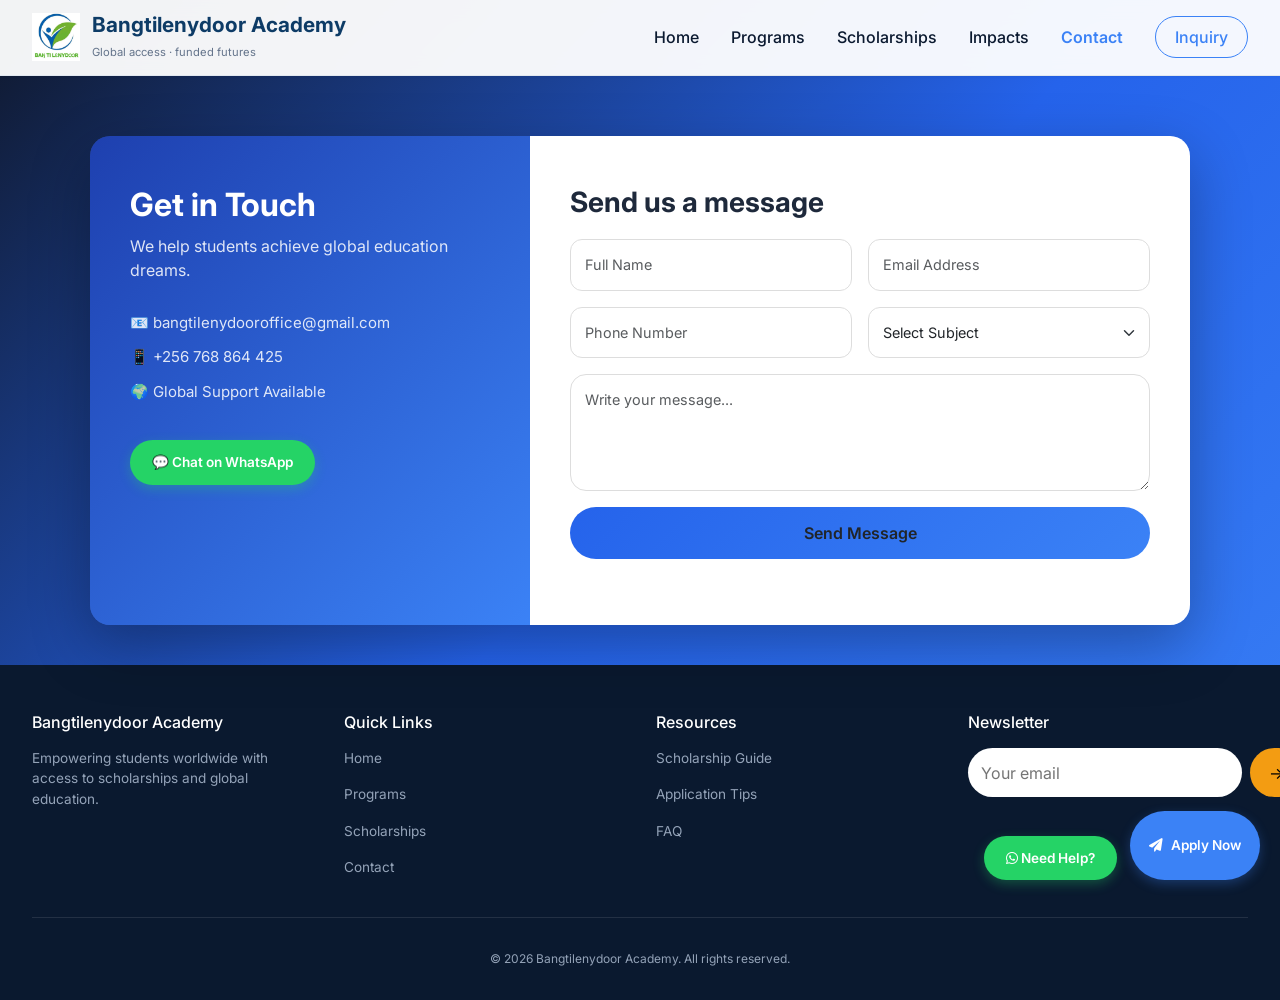
<file: contact.html>
<!DOCTYPE html>
<html lang="en">
<head>
<meta charset="UTF-8">
<meta name="viewport" content="width=device-width, initial-scale=1.0">
<title>Contact | Bangtilenydoor Academy</title>

  <!-- Favicon -->
  <link rel="icon" type="image/x-icon" href="favicon_io/logo.ico">
  <link rel="icon" type="image/png" sizes="32x32" href="favicon_io/favicon-32x32.png">
  <link rel="icon" type="image/png" sizes="16x16" href="favicon_io/favicon-16x16.png">
  <link rel="apple-touch-icon" sizes="180x180" href="favicon_io/apple-touch-icon.png">
  <link rel="manifest" href="favicon_io/site.webmanifest">

<link href="https://cdn.jsdelivr.net/npm/bootstrap@5.3.0/dist/css/bootstrap.min.css" rel="stylesheet">
<!-- Font Awesome -->
<link rel="stylesheet" href="https://cdnjs.cloudflare.com/ajax/libs/font-awesome/6.0.0-beta3/css/all.min.css">
<!-- Google Fonts -->
<link href="https://fonts.googleapis.com/css2?family=Inter:opsz,wght@14..32,300;14..32,400;14..32,600;14..32,700;14..32,800&display=swap" rel="stylesheet">
<!-- Custom CSS -->
<link rel="stylesheet" href="css/style.css">

<style>
/* Additional contact page styles - does NOT affect footer */
body {
  background: linear-gradient(135deg, #0f172a, #2563eb, #3b82f6);
  font-family: 'Inter', sans-serif;
  min-height: 100vh;
  margin: 0;
  padding: 0;
}

/* GLASS CONTAINER */
.wrapper {
  display: flex;
  align-items: center;
  justify-content: center;
  padding: 40px;
  margin-top: 20px;
}

.contact-box {
  display: flex;
  backdrop-filter: blur(15px);
  background: rgba(255,255,255,0.1);
  border-radius: 20px;
  overflow: hidden;
  max-width: 1100px;
  width: 100%;
  box-shadow: 0 20px 60px rgba(0,0,0,0.3);
}

/* LEFT PANEL */
.left-panel {
  background: linear-gradient(135deg, #1e40af, #3b82f6);
  color: #fff;
  padding: 50px 40px;
  width: 40%;
}

.left-panel h2 {
  font-weight: 700;
  margin-bottom: 10px;
}

.left-panel p {
  opacity: 0.85;
}

.info {
  margin-top: 30px;
}

.info p {
  margin: 12px 0;
  font-size: 15px;
}

.whatsapp-btn {
  margin-top: 25px;
  display: inline-block;
  background: #25D366;
  padding: 12px 22px;
  border-radius: 50px;
  color: #fff;
  text-decoration: none;
  font-weight: 600;
  transition: 0.3s;
}

.whatsapp-btn:hover {
  transform: translateY(-2px);
  box-shadow: 0 10px 25px rgba(0,0,0,0.2);
}

/* RIGHT PANEL */
.right-panel {
  padding: 50px 40px;
  width: 60%;
  background: #ffffff;
}

.right-panel h3 {
  font-weight: 700;
  margin-bottom: 20px;
}

/* INPUTS */
.form-control, .form-select {
  border-radius: 12px;
  padding: 14px;
  border: 1px solid #ddd;
  transition: 0.3s;
}

.form-control:focus, .form-select:focus {
  border-color: #2563eb;
  box-shadow: 0 0 0 0.2rem rgba(37,99,235,0.15);
}

/* BUTTON */
.btn-send {
  background: linear-gradient(135deg, #2563eb, #3b82f6);
  border: none;
  border-radius: 50px;
  padding: 14px;
  font-weight: 600;
  transition: 0.3s;
}

.btn-send:hover {
  transform: translateY(-2px);
  box-shadow: 0 10px 30px rgba(37,99,235,0.3);
}

/* RESPONSIVE */
@media(max-width: 768px) {
  .contact-box {
    flex-direction: column;
  }
  .left-panel, .right-panel {
    width: 100%;
  }
  .wrapper {
    padding: 20px;
    margin-top: 10px;
  }
}
</style>

</head>
<body>

<!-- ========== HEADER WITH MOBILE MENU ========== -->
<header class="header">
  <div class="nav-container">
    <div class="logo">
      <a href="index.html">
        <div class="logo-wrapper">
          <img src="assets/logo.png" alt="Bang-Ti-Lenydoor Academy Logo" class="logo-img" onerror="this.onerror=null; this.style.display='none'; this.nextElementSibling.style.display='flex';">
          <div class="logo-icon-fallback" style="display: none;">
            <i class="fas fa-graduation-cap"></i>
          </div>
          <div class="logo-text">
            <h1>Bangtilenydoor Academy</h1>
            <span>Global access · funded futures</span>
          </div>
        </div>
      </a>
    </div>
    <div class="mobile-toggle" id="mobileToggle">
      <i class="fas fa-bars"></i>
    </div>
    <div class="nav-links" id="navLinks">
      <a href="index.html">Home</a>
      <a href="programs.html">Programs</a>
      <a href="scholarships.html">Scholarships</a>
      <a href="impacts.html">Impacts</a>
      <a href="contact.html" class="active">Contact</a>
      <a href="inquiry.html" class="btn-outline-nav">Inquiry</a>
    </div>
  </div>
</header>

<!-- ========== STICKY CTA ========== -->
<div class="sticky-cta">
  <a href="https://wa.me/+256768864425" class="whatsapp-btn" target="_blank">
    <i class="fab fa-whatsapp"></i> Need Help?
  </a>
  <a href="inquiry.html" class="sticky-inquiry">
    <i class="fas fa-paper-plane"></i> Apply Now
  </a>
</div>

<div class="wrapper">
  <div class="contact-box">

    <!-- LEFT SIDE -->
    <div class="left-panel">
      <h2>Get in Touch</h2>
      <p>We help students achieve global education dreams.</p>

      <div class="info">
        <p>📧 bangtilenydooroffice@gmail.com</p>
        <p>📱 +256 768 864 425</p>
        <p>🌍 Global Support Available</p>
      </div>

      <a href="https://wa.me/256768864425" target="_blank" class="whatsapp-btn">
        💬 Chat on WhatsApp
      </a>
    </div>

    <!-- RIGHT SIDE - UPDATED FOR NETLIFY -->
    <div class="right-panel">
      <h3>Send us a message</h3>

      <form id="contactForm" name="contact" method="POST" data-netlify="true" netlify-honeypot="bot-field">
        <input type="hidden" name="form-name" value="contact">
        
        <div class="row g-3">

          <div class="col-md-6">
            <input type="text" name="name" id="contactName" class="form-control" placeholder="Full Name" required>
          </div>

          <div class="col-md-6">
            <input type="email" name="email" id="contactEmail" class="form-control" placeholder="Email Address" required>
          </div>

          <div class="col-md-6">
            <input type="tel" name="phone" id="contactPhone" class="form-control" placeholder="Phone Number">
          </div>

          <div class="col-md-6">
            <select name="subject" id="contactSubject" class="form-select">
              <option value="">Select Subject</option>
              <option value="scholarship">Scholarship</option>
              <option value="admission">Admission</option>
              <option value="support">Support</option>
            </select>
          </div>

          <div class="col-12">
            <textarea name="message" id="contactMessage" class="form-control" rows="4" placeholder="Write your message..." required></textarea>
          </div>

          <div class="col-12">
            <button type="submit" class="btn btn-send w-100">
              Send Message
            </button>
          </div>

          <div id="contactFeedback" class="text-center mt-3"></div>

        </div>
      </form>
    </div>

  </div>
</div>

<!-- FOOTER - Dark Blue Theme (from style.css) -->
<footer class="footer">
  <div class="container">
    <div class="footer-grid">
      <div>
        <h4>Bangtilenydoor Academy</h4>
        <p style="margin-top: 1rem;">Empowering students worldwide with access to scholarships and global education.</p>
      </div>
      <div>
        <h4>Quick Links</h4>
        <div class="footer-links">
          <a href="index.html">Home</a>
          <a href="programs.html">Programs</a>
          <a href="scholarships.html">Scholarships</a>
          <a href="contact.html">Contact</a>
        </div>
      </div>
      <div>
        <h4>Resources</h4>
        <div class="footer-links">
          <a href="#">Scholarship Guide</a>
          <a href="#">Application Tips</a>
          <a href="#">FAQ</a>
        </div>
      </div>
      <div>
        <h4>Newsletter</h4>
        <form id="newsletterForm" name="newsletter" method="POST" data-netlify="true" netlify-honeypot="bot-field" style="display: flex; gap: 0.5rem; margin-top: 1rem;">
          <input type="hidden" name="form-name" value="newsletter">
          <input type="email" name="email" id="newsEmail" placeholder="Your email" style="padding: 0.8rem; border-radius: 30px; border: none; flex: 1;" required>
          <button type="submit" style="background: #f39c12; border: none; padding: 0.8rem 1.2rem; border-radius: 30px;">→</button>
        </form>
        <div id="newsMsg" style="margin-top: 0.5rem;"></div>
      </div>
    </div>
    <div class="copyright">© 2026 Bangtilenydoor Academy. All rights reserved.</div>
  </div>
</footer>

<script src="https://cdn.jsdelivr.net/npm/bootstrap@5.3.0/dist/js/bootstrap.bundle.min.js"></script>
<script src="js/main.js"></script>

</body>
</html>
</file>
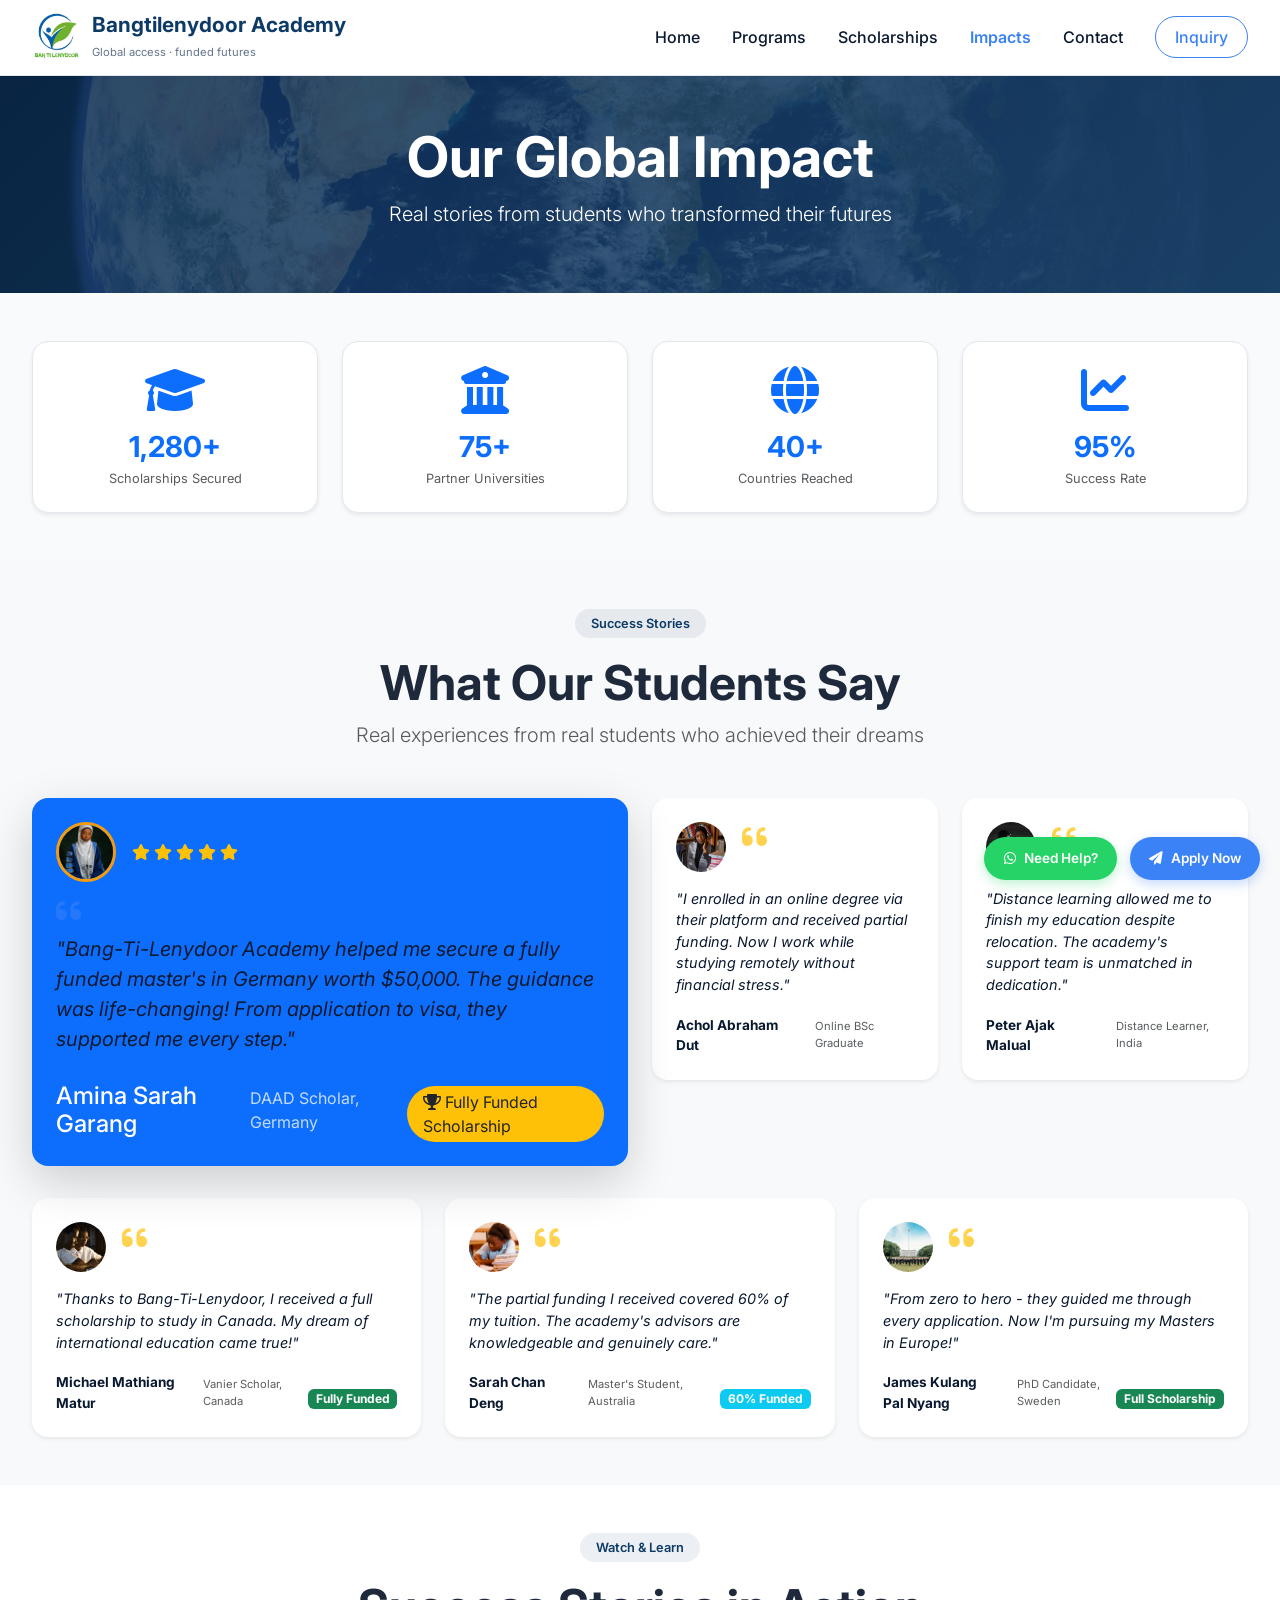
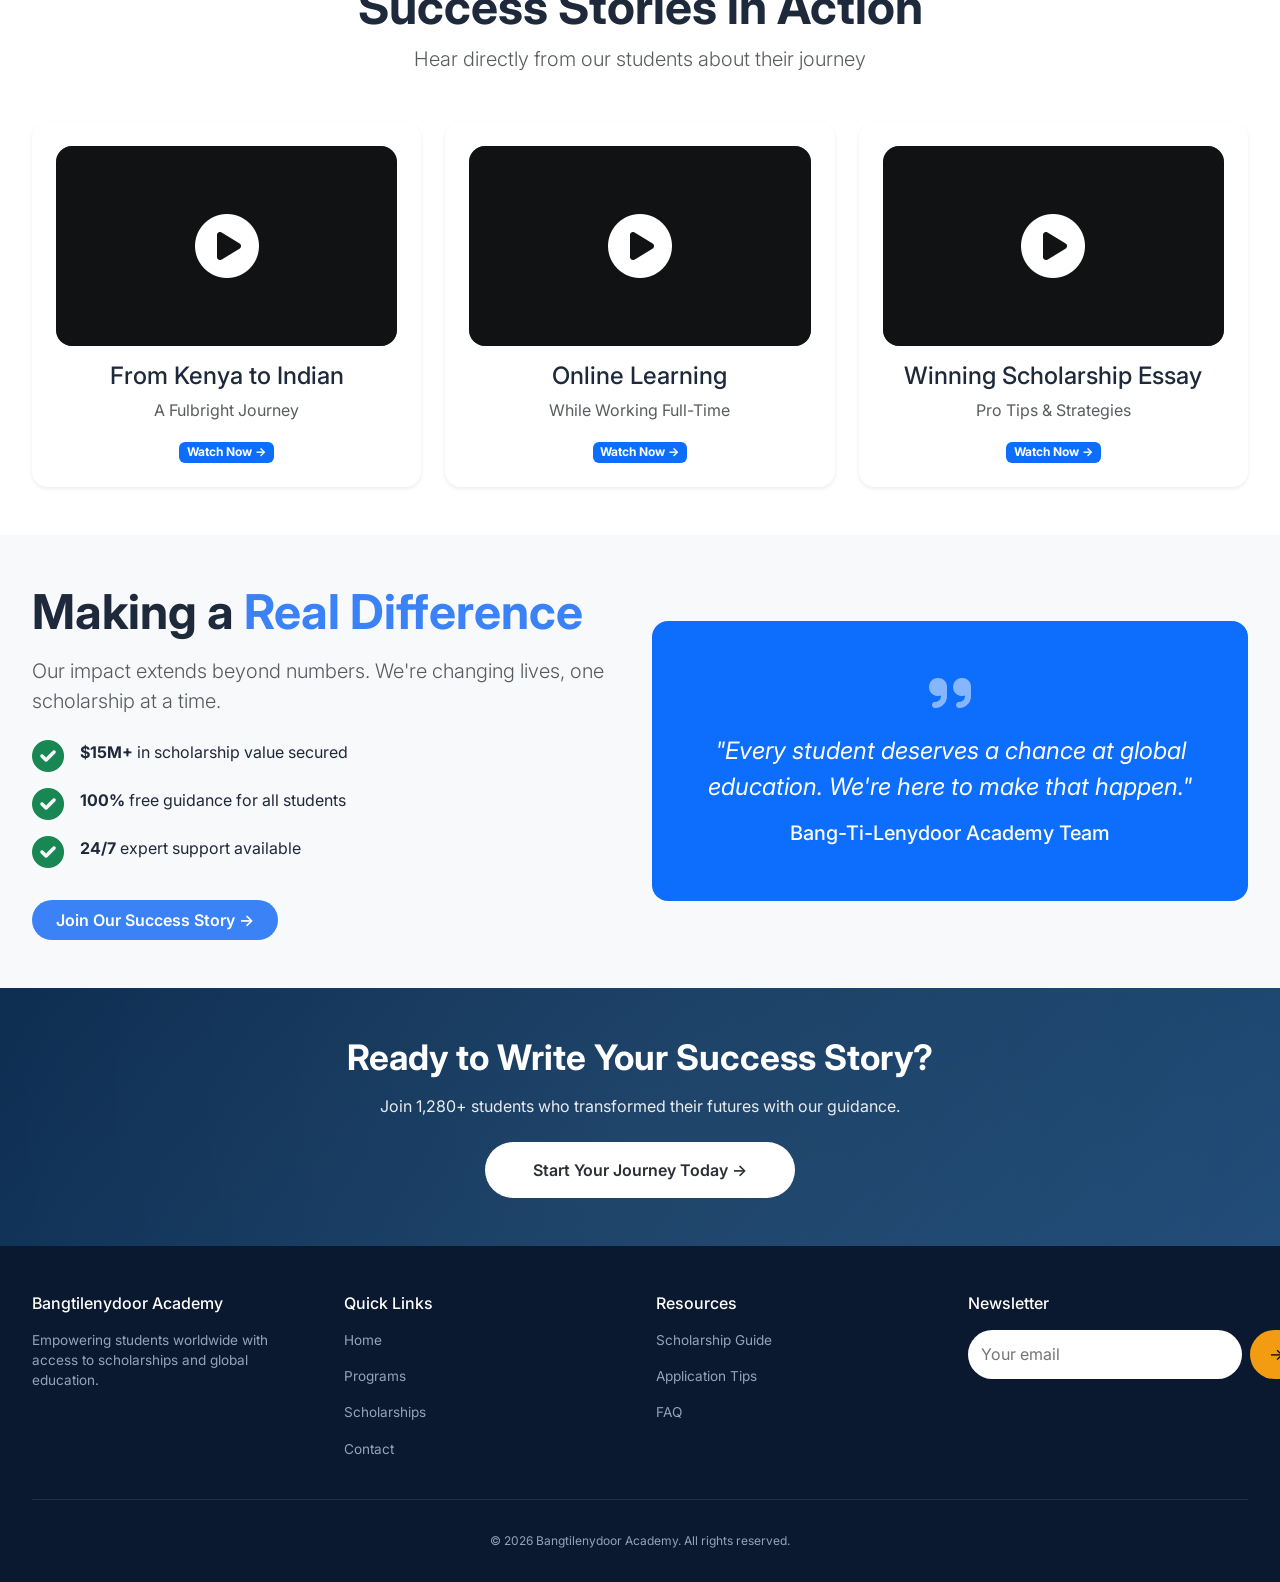
<file: impacts.html>
<!DOCTYPE html>
<html lang="en">
<head>
  <meta charset="UTF-8">
  <meta name="viewport" content="width=device-width, initial-scale=1.0">
  <title>Impacts | Bangtilenydoor Academy - Student Success Stories</title>
  <meta name="description" content="Read success stories from students who secured scholarships and transformed their lives with Bangtilenydoor Academy.">

  <!-- ============================================
  FAVICON FOR ALL DEVICES
  ============================================ -->
  <link rel="icon" type="image/x-icon" href="favicon_io/logo.ico">
  <link rel="icon" type="image/png" sizes="32x32" href="favicon_io/favicon-32x32.png">
  <link rel="icon" type="image/png" sizes="16x16" href="favicon_io/favicon-16x16.png">
  <link rel="apple-touch-icon" sizes="180x180" href="favicon_io/apple-touch-icon.png">
  <link rel="manifest" href="favicon_io/site.webmanifest">
  
  <!-- Bootstrap CSS -->
  <link href="https://cdn.jsdelivr.net/npm/bootstrap@5.3.0/dist/css/bootstrap.min.css" rel="stylesheet">
  <!-- Font Awesome -->
  <link rel="stylesheet" href="https://cdnjs.cloudflare.com/ajax/libs/font-awesome/6.0.0-beta3/css/all.min.css">
  <!-- Google Fonts -->
  <link href="https://fonts.googleapis.com/css2?family=Inter:opsz,wght@14..32,300;14..32,400;14..32,600;14..32,700;14..32,800&display=swap" rel="stylesheet">
  <!-- Custom CSS -->
  <link rel="stylesheet" href="css/style.css">
</head>
<body>

<!-- Sticky CTA + WhatsApp -->
<div class="sticky-cta">
  <a href="https://wa.me/+256768864425" class="whatsapp-btn" target="_blank">
    <i class="fab fa-whatsapp"></i> Need Help?
  </a>
  <a href="inquiry.html" class="sticky-inquiry">
    <i class="fas fa-paper-plane"></i> Apply Now
  </a>
</div>

<header class="header">
  <div class="nav-container">
    <div class="logo">
      <a href="index.html">
        <div class="logo-wrapper">
          <img src="assets/logo.png" alt="Bangtilenydoor Academy Logo" class="logo-img" onerror="this.onerror=null; this.style.display='none'; this.nextElementSibling.style.display='flex';">
          <div class="logo-icon-fallback" style="display: none;">
            <i class="fas fa-graduation-cap"></i>
          </div>
          <div class="logo-text">
            <h1>Bangtilenydoor Academy</h1>
            <span>Global access · funded futures</span>
          </div>
        </div>
      </a>
    </div>
    <div class="mobile-toggle" id="mobileToggle">
      <i class="fas fa-bars"></i>
    </div>
    <div class="nav-links" id="navLinks">
      <a href="index.html">Home</a>
      <a href="programs.html">Programs</a>
      <a href="scholarships.html">Scholarships</a>
      <a href="impacts.html" class="active">Impacts</a>
      <a href="contact.html">Contact</a>
      <a href="inquiry.html" class="btn-outline-nav">Inquiry</a>
    </div>
  </div>
</header>

<main>
  <!-- Page Header with Background Image -->
  <section class="page-header py-5" style="background: linear-gradient(135deg, rgba(10,43,78,0.85), rgba(30,74,118,0.85)), url('assets/back1.jpg'); background-size: cover; background-position: center; color: white;">
    <div class="container text-center">
      <h1 class="display-4 fw-bold">Our Global Impact</h1>
      <p class="lead">Real stories from students who transformed their futures</p>
    </div>
  </section>

  <!-- Impact Stats Section -->
  <section class="impact-stats-section py-5">
    <div class="container">
      <div class="row g-4 text-center">
        <div class="col-md-3 col-6">
          <div class="stat-card bg-white p-4 rounded-4 shadow-sm">
            <i class="fas fa-graduation-cap fa-3x text-primary mb-3"></i>
            <div class="stat-number display-4 fw-bold text-primary">1,280+</div>
            <div class="stat-label text-muted">Scholarships Secured</div>
          </div>
        </div>
        <div class="col-md-3 col-6">
          <div class="stat-card bg-white p-4 rounded-4 shadow-sm">
            <i class="fas fa-university fa-3x text-primary mb-3"></i>
            <div class="stat-number display-4 fw-bold text-primary">75+</div>
            <div class="stat-label text-muted">Partner Universities</div>
          </div>
        </div>
        <div class="col-md-3 col-6">
          <div class="stat-card bg-white p-4 rounded-4 shadow-sm">
            <i class="fas fa-globe fa-3x text-primary mb-3"></i>
            <div class="stat-number display-4 fw-bold text-primary">40+</div>
            <div class="stat-label text-muted">Countries Reached</div>
          </div>
        </div>
        <div class="col-md-3 col-6">
          <div class="stat-card bg-white p-4 rounded-4 shadow-sm">
            <i class="fas fa-chart-line fa-3x text-primary mb-3"></i>
            <div class="stat-number display-4 fw-bold text-primary">95%</div>
            <div class="stat-label text-muted">Success Rate</div>
          </div>
        </div>
      </div>
    </div>
  </section>

  <!-- Testimonials Section -->
  <section class="testimonials-section py-5 bg-light">
    <div class="container">
      <div class="text-center mb-5">
        <span class="section-badge">Success Stories</span>
        <h2 class="display-5 fw-bold">What Our Students Say</h2>
        <p class="lead text-muted">Real experiences from real students who achieved their dreams</p>
      </div>

      <div class="row g-4">
        <!-- Featured Testimonial -->
        <div class="col-lg-6">
          <div class="testimonial-card featured bg-primary text-white p-4 rounded-4 shadow-lg h-100 position-relative overflow-hidden">
            <div class="d-flex align-items-center gap-3 mb-3">
              <div class="student-avatar" style="width: 60px; height: 60px; border-radius: 50%; overflow: hidden; border: 3px solid #f39c12;">
                <img src="assets/stud4.jpg" alt="Amina Sarah Garang" style="width: 100%; height: 100%; object-fit: cover;" onerror="this.src='https://randomuser.me/api/portraits/women/68.jpg'">
              </div>
              <div>
                <i class="fas fa-star text-warning"></i>
                <i class="fas fa-star text-warning"></i>
                <i class="fas fa-star text-warning"></i>
                <i class="fas fa-star text-warning"></i>
                <i class="fas fa-star text-warning"></i>
              </div>
            </div>
            <i class="fas fa-quote-left fa-2x opacity-50 mb-2"></i>
            <p class="fs-5">"Bang-Ti-Lenydoor Academy helped me secure a fully funded master's in Germany worth $50,000. The guidance was life-changing! From application to visa, they supported me every step."</p>
            <div class="testimonial-author mt-4">
              <h4 class="mb-0">Amina Sarah Garang</h4>
              <span class="opacity-75">DAAD Scholar, Germany</span>
              <div class="achievement-badge bg-warning text-dark d-inline-block mt-2 px-3 py-1 rounded-pill">
                <i class="fas fa-trophy"></i> Fully Funded Scholarship
              </div>
            </div>
          </div>
        </div>

        <div class="col-lg-6">
          <div class="row g-4">
            <div class="col-md-6">
              <div class="testimonial-card bg-white p-4 rounded-4 shadow-sm h-100">
                <div class="d-flex align-items-center gap-3 mb-3">
                  <div class="student-avatar" style="width: 50px; height: 50px; border-radius: 50%; overflow: hidden;">
                    <img src="assets/stud3.jpg" alt="Chol Abraham Dut" style="width: 100%; height: 100%; object-fit: cover;" onerror="this.src='https://randomuser.me/api/portraits/men/32.jpg'">
                  </div>
                  <i class="fas fa-quote-left fa-2x text-warning"></i>
                </div>
                <p>"I enrolled in an online degree via their platform and received partial funding. Now I work while studying remotely without financial stress."</p>
                <div class="testimonial-author mt-3">
                  <strong>Achol Abraham Dut</strong><br>
                  <small class="text-muted">Online BSc Graduate</small>
                </div>
              </div>
            </div>
            <div class="col-md-6">
              <div class="testimonial-card bg-white p-4 rounded-4 shadow-sm h-100">
                <div class="d-flex align-items-center gap-3 mb-3">
                  <div class="student-avatar" style="width: 50px; height: 50px; border-radius: 50%; overflow: hidden;">
                    <img src="assets/stud5.jpg" alt="Peter Ajak malual" style="width: 100%; height: 100%; object-fit: cover;" onerror="this.src='https://randomuser.me/api/portraits/men/45.jpg'">
                  </div>
                  <i class="fas fa-quote-left fa-2x text-warning"></i>
                </div>
                <p>"Distance learning allowed me to finish my education despite relocation. The academy's support team is unmatched in dedication."</p>
                <div class="testimonial-author mt-3">
                  <strong>Peter Ajak Malual</strong><br>
                  <small class="text-muted">Distance Learner, India</small>
                </div>
              </div>
            </div>
          </div>
        </div>
      </div>

      <!-- More Testimonials Grid -->
      <div class="row g-4 mt-2">
        <div class="col-md-4">
          <div class="testimonial-card bg-white p-4 rounded-4 shadow-sm h-100">
            <div class="d-flex align-items-center gap-3 mb-3">
              <div class="student-avatar" style="width: 50px; height: 50px; border-radius: 50%; overflow: hidden;">
                <img src="assets/stud6.jpg" alt="Michael Mathiang Matur" style="width: 100%; height: 100%; object-fit: cover;" onerror="this.src='https://randomuser.me/api/portraits/men/52.jpg'">
              </div>
              <i class="fas fa-quote-left fa-2x text-warning"></i>
            </div>
            <p>"Thanks to Bang-Ti-Lenydoor, I received a full scholarship to study in Canada. My dream of international education came true!"</p>
            <div class="testimonial-author mt-3">
              <strong>Michael Mathiang Matur</strong><br>
              <small class="text-muted">Vanier Scholar, Canada</small>
              <div class="mt-2"><span class="badge bg-success">Fully Funded</span></div>
            </div>
          </div>
        </div>
        <div class="col-md-4">
          <div class="testimonial-card bg-white p-4 rounded-4 shadow-sm h-100">
            <div class="d-flex align-items-center gap-3 mb-3">
              <div class="student-avatar" style="width: 50px; height: 50px; border-radius: 50%; overflow: hidden;">
                <img src="assets/stud2.jpg" alt="Sarah Chan Deng" style="width: 100%; height: 100%; object-fit: cover;" onerror="this.src='https://randomuser.me/api/portraits/women/89.jpg'">
              </div>
              <i class="fas fa-quote-left fa-2x text-warning"></i>
            </div>
            <p>"The partial funding I received covered 60% of my tuition. The academy's advisors are knowledgeable and genuinely care."</p>
            <div class="testimonial-author mt-3">
              <strong>Sarah Chan Deng</strong><br>
              <small class="text-muted">Master's Student, Australia</small>
              <div class="mt-2"><span class="badge bg-info">60% Funded</span></div>
            </div>
          </div>
        </div>
        <div class="col-md-4">
          <div class="testimonial-card bg-white p-4 rounded-4 shadow-sm h-100">
            <div class="d-flex align-items-center gap-3 mb-3">
              <div class="student-avatar" style="width: 50px; height: 50px; border-radius: 50%; overflow: hidden;">
                <img src="assets/stud1.jpg" alt="James Kulang Pal Nyang" style="width: 100%; height: 100%; object-fit: cover;" onerror="this.src='https://randomuser.me/api/portraits/men/55.jpg'">
              </div>
              <i class="fas fa-quote-left fa-2x text-warning"></i>
            </div>
            <p>"From zero to hero - they guided me through every application. Now I'm pursuing my Masters in Europe!"</p>
            <div class="testimonial-author mt-3">
              <strong>James Kulang Pal Nyang</strong><br>
              <small class="text-muted">PhD Candidate, Sweden</small>
              <div class="mt-2"><span class="badge bg-success">Full Scholarship</span></div>
            </div>
          </div>
        </div>
      </div>
    </div>
  </section>

  <!-- Video Testimonials Section -->
  <section class="video-testimonials py-5">
    <div class="container">
      <div class="text-center mb-5">
        <span class="section-badge">Watch & Learn</span>
        <h2 class="display-5 fw-bold">Success Stories in Action</h2>
        <p class="lead text-muted">Hear directly from our students about their journey</p>
      </div>
      <div class="row g-4">
        <div class="col-md-4">
          <div class="video-card bg-white p-4 rounded-4 shadow-sm text-center h-100">
            <div class="video-placeholder bg-dark rounded-4 position-relative overflow-hidden" style="height: 200px;">
              <i class="fas fa-play-circle fa-4x text-white position-absolute top-50 start-50 translate-middle"></i>
              <div class="video-overlay bg-black bg-opacity-50 w-100 h-100"></div>
            </div>
            <h4 class="mt-3">From Kenya to Indian</h4>
            <p class="text-muted">A Fulbright Journey</p>
            <span class="badge bg-primary">Watch Now →</span>
          </div>
        </div>
        <div class="col-md-4">
          <div class="video-card bg-white p-4 rounded-4 shadow-sm text-center h-100">
            <div class="video-placeholder bg-dark rounded-4 position-relative overflow-hidden" style="height: 200px;">
              <i class="fas fa-play-circle fa-4x text-white position-absolute top-50 start-50 translate-middle"></i>
              <div class="video-overlay bg-black bg-opacity-50 w-100 h-100"></div>
            </div>
            <h4 class="mt-3">Online Learning</h4>
            <p class="text-muted">While Working Full-Time</p>
            <span class="badge bg-primary">Watch Now →</span>
          </div>
        </div>
        <div class="col-md-4">
          <div class="video-card bg-white p-4 rounded-4 shadow-sm text-center h-100">
            <div class="video-placeholder bg-dark rounded-4 position-relative overflow-hidden" style="height: 200px;">
              <i class="fas fa-play-circle fa-4x text-white position-absolute top-50 start-50 translate-middle"></i>
              <div class="video-overlay bg-black bg-opacity-50 w-100 h-100"></div>
            </div>
            <h4 class="mt-3">Winning Scholarship Essay</h4>
            <p class="text-muted">Pro Tips & Strategies</p>
            <span class="badge bg-primary">Watch Now →</span>
          </div>
        </div>
      </div>
    </div>
  </section>

  <!-- Impact Numbers Section -->
  <section class="impact-numbers py-5 bg-light">
    <div class="container">
      <div class="row align-items-center g-4">
        <div class="col-lg-6">
          <h2 class="display-5 fw-bold mb-3">Making a <span class="highlight">Real Difference</span></h2>
          <p class="lead text-muted">Our impact extends beyond numbers. We're changing lives, one scholarship at a time.</p>
          <ul class="list-unstyled mt-4">
            <li class="mb-3 d-flex gap-3"><i class="fas fa-check-circle text-success fa-2x"></i> <span><strong>$15M+</strong> in scholarship value secured</span></li>
            <li class="mb-3 d-flex gap-3"><i class="fas fa-check-circle text-success fa-2x"></i> <span><strong>100%</strong> free guidance for all students</span></li>
            <li class="mb-3 d-flex gap-3"><i class="fas fa-check-circle text-success fa-2x"></i> <span><strong>24/7</strong> expert support available</span></li>
          </ul>
          <a href="inquiry.html" class="btn-primary rounded-pill px-4 py-2 d-inline-block mt-3">Join Our Success Story →</a>
        </div>
        <div class="col-lg-6">
          <div class="impact-quote bg-primary text-white p-5 rounded-4 text-center">
            <i class="fas fa-quote-right fa-3x opacity-50 mb-3"></i>
            <p class="fs-4 fst-italic">"Every student deserves a chance at global education. We're here to make that happen."</p>
            <h5 class="mt-3">Bang-Ti-Lenydoor Academy Team</h5>
          </div>
        </div>
      </div>
    </div>
  </section>

  <!-- CTA Section -->
  <section class="cta-section py-5" style="background: linear-gradient(135deg, #0a2b4e, #1e4a76); color: white;">
    <div class="container text-center">
      <h2 class="mb-3">Ready to Write Your Success Story?</h2>
      <p class="mb-4">Join 1,280+ students who transformed their futures with our guidance.</p>
      <a href="inquiry.html" class="btn-primary bg-white text-dark rounded-pill px-5 py-3">Start Your Journey Today →</a>
    </div>
  </section>
</main>

<!-- Footer -->
<footer class="footer">
  <div class="container">
    <div class="footer-grid">
      <div>
        <h4>Bangtilenydoor Academy</h4>
        <p style="margin-top: 1rem;">Empowering students worldwide with access to scholarships and global education.</p>
      </div>
      <div>
        <h4>Quick Links</h4>
        <div class="footer-links">
          <a href="index.html">Home</a>
          <a href="programs.html">Programs</a>
          <a href="scholarships.html">Scholarships</a>
          <a href="contact.html">Contact</a>
        </div>
      </div>
      <div>
        <h4>Resources</h4>
        <div class="footer-links">
          <a href="#">Scholarship Guide</a>
          <a href="#">Application Tips</a>
          <a href="#">FAQ</a>
        </div>
      </div>
      <div>
        <h4>Newsletter</h4>
        <form name="newsletter" method="POST" data-netlify="true">
          <input type="hidden" name="form-name" value="newsletter">
          <div style="display: flex; gap: 0.5rem; margin-top: 1rem;">
            <input type="email" name="email" placeholder="Your email" style="padding: 0.8rem; border-radius: 30px; border: none; flex: 1;" required>
            <button type="submit" style="background: #f39c12; border: none; padding: 0.8rem 1.2rem; border-radius: 30px;">→</button>
          </div>
        </form>
      </div>
    </div>
    <div class="copyright">© 2026 Bangtilenydoor Academy. All rights reserved.</div>
  </div>
</footer>

<script src="https://cdn.jsdelivr.net/npm/bootstrap@5.3.0/dist/js/bootstrap.bundle.min.js"></script>
<script src="js/main.js"></script>
<script>
  // ============================================
  // MOBILE MENU TOGGLE - WITH CLOSE ON LINK CLICK
  // ============================================
  const mobileToggle = document.getElementById('mobileToggle');
  const navLinks = document.getElementById('navLinks');

  if (mobileToggle && navLinks) {
    // Toggle menu when hamburger icon is clicked
    mobileToggle.addEventListener('click', function() {
      navLinks.classList.toggle('active');
    });
    
    // Close menu when any navigation link is clicked
    const navLinksItems = navLinks.querySelectorAll('a');
    navLinksItems.forEach(function(link) {
      link.addEventListener('click', function() {
        navLinks.classList.remove('active');
      });
    });
  }

  // ============================================
  // ANIMATE STATS ON SCROLL
  // ============================================
  const statNumbers = document.querySelectorAll('.stat-number');
  const observerOptions = {
    threshold: 0.5,
    rootMargin: '0px'
  };

  const observer = new IntersectionObserver((entries) => {
    entries.forEach(entry => {
      if (entry.isIntersecting) {
        entry.target.style.opacity = '1';
        entry.target.style.transform = 'translateY(0)';
      }
    });
  }, observerOptions);

  statNumbers.forEach(stat => {
    stat.style.opacity = '0';
    stat.style.transform = 'translateY(20px)';
    stat.style.transition = 'all 0.6s ease';
    observer.observe(stat);
  });
</script>
</body>
</html>
</file>
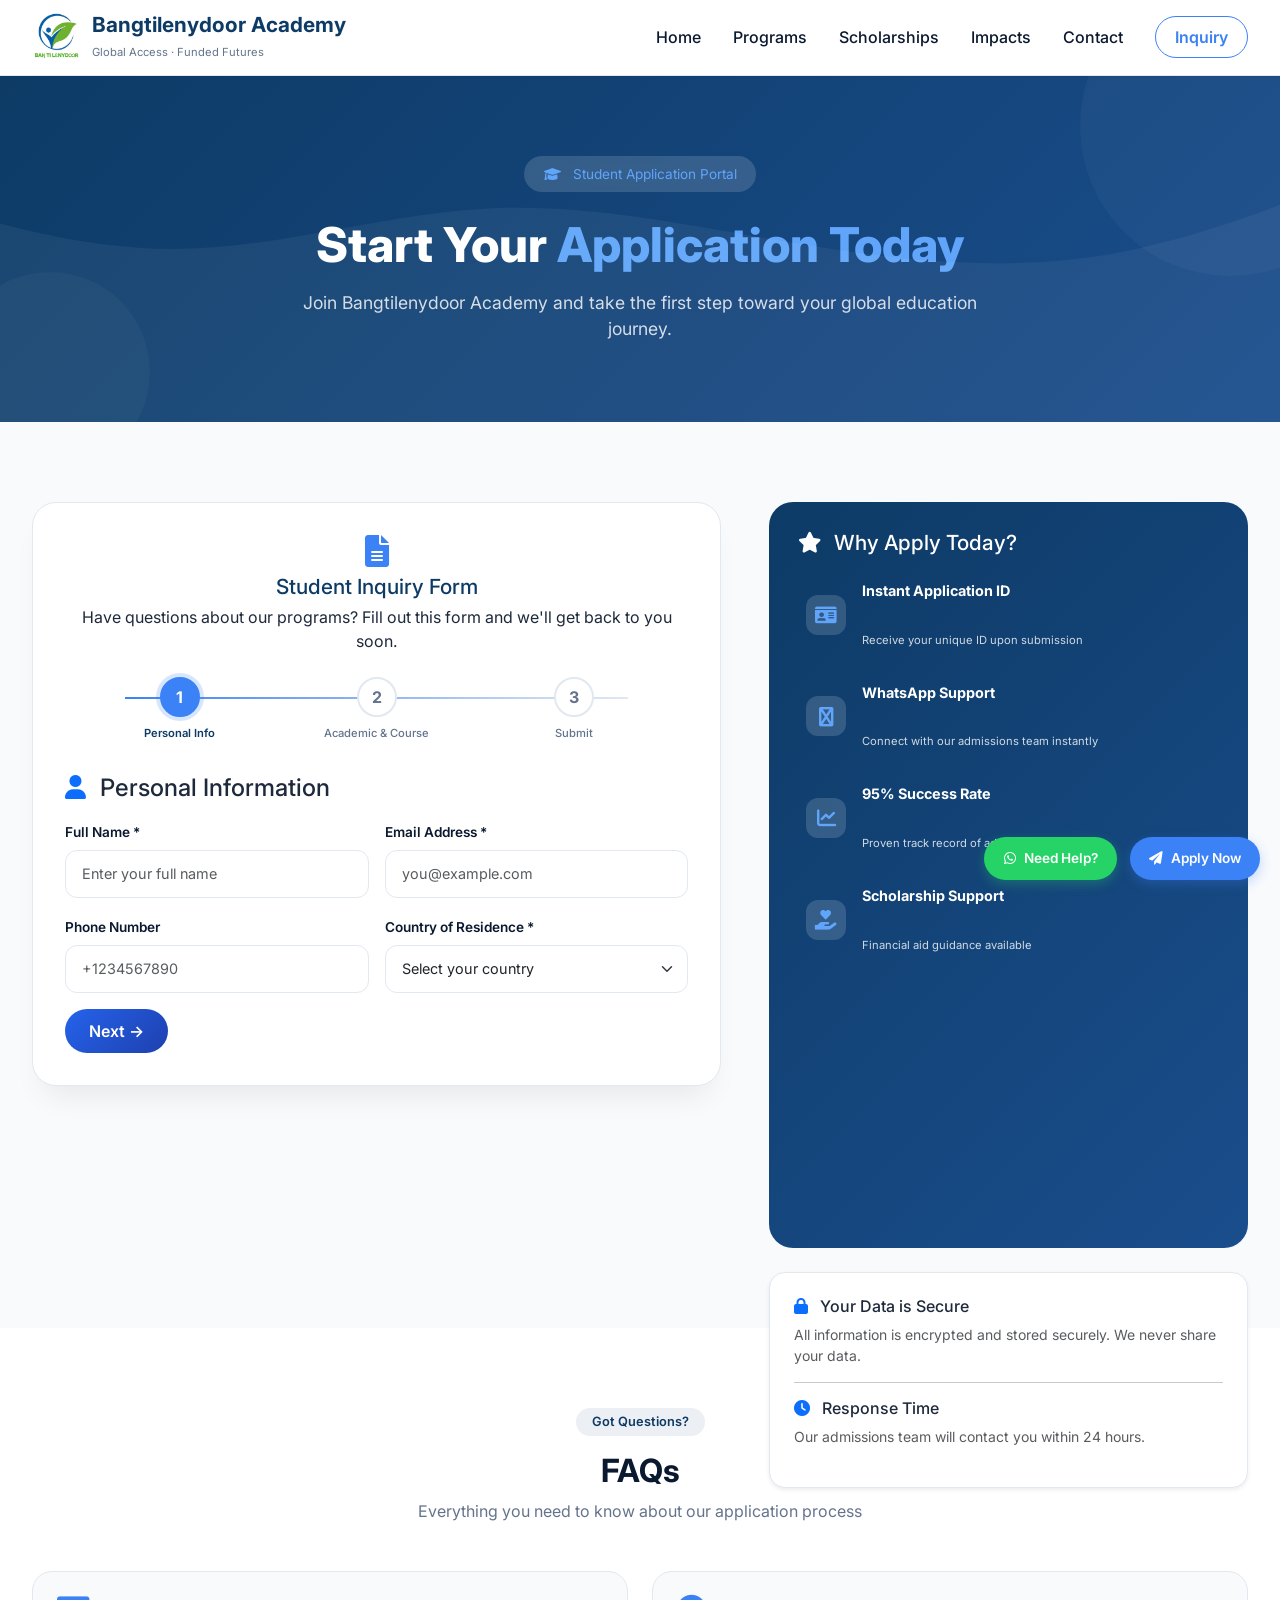
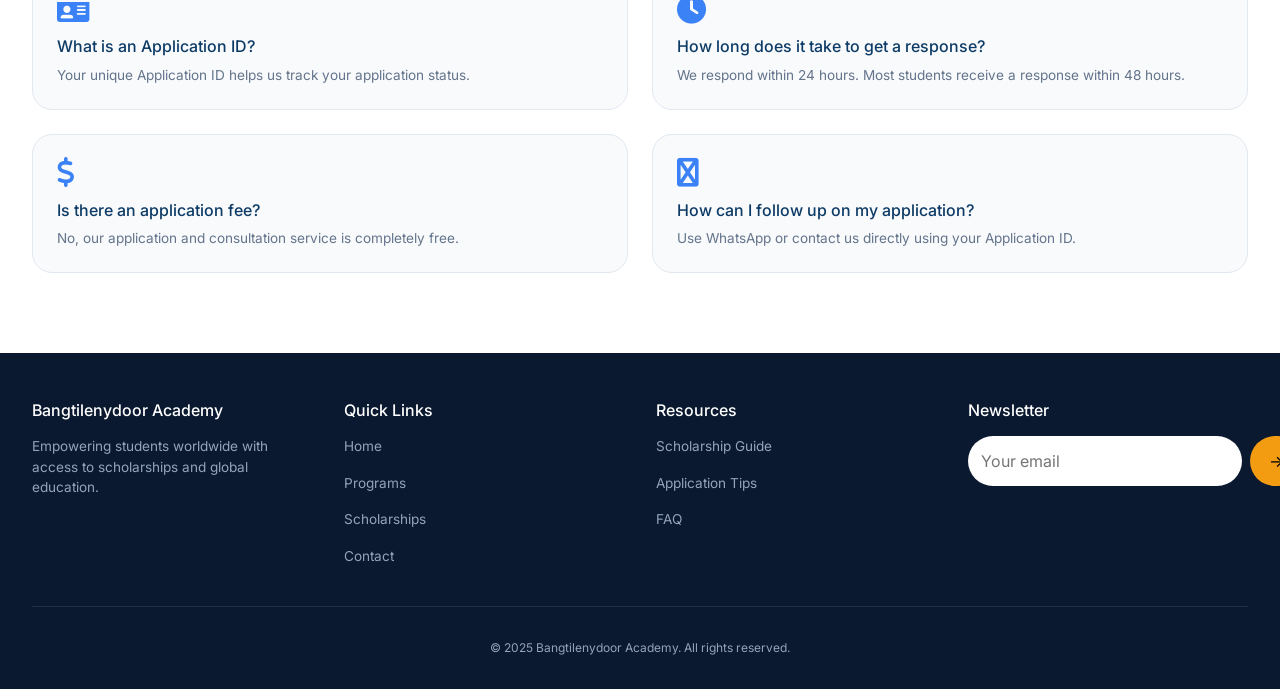
<file: inquiry.html>
<!DOCTYPE html>
<html lang="en">
<head>
  <meta charset="UTF-8">
  <meta name="viewport" content="width=device-width, initial-scale=1.0">
  <title>Student Application | Bangtilenydoor Academy - Inquiry</title>
  <meta name="description" content="Apply to Bangtilenydoor Academy - Complete your application online for undergraduate and postgraduate programs. Get your Application ID instantly.">

  <!-- Favicon -->
  <link rel="icon" type="image/x-icon" href="/favicon_io/logo.ico">
  <link rel="icon" type="image/png" sizes="32x32" href="/favicon_io/favicon-32x32.png">
  <link rel="icon" type="image/png" sizes="16x16" href="/favicon_io/favicon-16x16.png">
  <link rel="apple-touch-icon" sizes="180x180" href="/favicon_io/apple-touch-icon.png">
  <link rel="manifest" href="/favicon_io/site.webmanifest">
  
  <!-- Bootstrap CSS -->
  <link href="https://cdn.jsdelivr.net/npm/bootstrap@5.3.0/dist/css/bootstrap.min.css" rel="stylesheet">
  <!-- Font Awesome -->
  <link rel="stylesheet" href="https://cdnjs.cloudflare.com/ajax/libs/font-awesome/6.0.0-beta3/css/all.min.css">
  <!-- Google Fonts -->
  <link href="https://fonts.googleapis.com/css2?family=Inter:opsz,wght@14..32,300;14..32,400;14..32,600;14..32,700;14..32,800&display=swap" rel="stylesheet">
  <!-- Custom CSS -->
  <link rel="stylesheet" href="/css/style.css">
  
  <style>
    .course-option-card {
      border: 2px solid #e2e8f0;
      border-radius: 12px;
      padding: 15px;
      margin-bottom: 10px;
      cursor: pointer;
      transition: all 0.3s ease;
    }
    .course-option-card:hover {
      border-color: #3b82f6;
      background: #eff6ff;
    }
    .course-option-card.selected {
      border-color: #3b82f6;
      background: #eff6ff;
    }
    .course-name {
      font-weight: 700;
      font-size: 1.1rem;
      color: #1e293b;
    }
    .course-detail {
      font-size: 0.85rem;
      color: #64748b;
    }
    .course-fee {
      color: #059669;
      font-weight: 600;
    }
  </style>
</head>
<body>

<!-- Sticky CTA + WhatsApp -->
<div class="sticky-cta">
  <a href="https://wa.me/+256768864425" class="whatsapp-btn" target="_blank">
    <i class="fab fa-whatsapp"></i> Need Help?
  </a>
  <a href="inquiry.html" class="sticky-inquiry">
    <i class="fas fa-paper-plane"></i> Apply Now
  </a>
</div>

<header class="header">
  <div class="nav-container">
    <div class="logo">
      <a href="index.html">
        <div class="logo-wrapper">
          <img src="/assets/logo.png" alt="Bangtilenydoor Academy Logo" class="logo-img" onerror="this.onerror=null; this.style.display='none'; this.nextElementSibling.style.display='flex';">
          <div class="logo-icon-fallback" style="display: none;">
            <i class="fas fa-graduation-cap"></i>
          </div>
          <div class="logo-text">
            <h1>Bangtilenydoor Academy</h1>
            <span>Global Access · Funded Futures</span>
          </div>
        </div>
      </a>
    </div>
    <div class="mobile-toggle" id="mobileToggle">
      <i class="fas fa-bars"></i>
    </div>
    <div class="nav-links" id="navLinks">
      <a href="index.html">Home</a>
      <a href="programs.html">Programs</a>
      <a href="scholarships.html">Scholarships</a>
      <a href="impacts.html">Impacts</a>
      <a href="contact.html">Contact</a>
      <a href="inquiry.html" class="active btn-outline-nav">Inquiry</a>
    </div>
  </div>
</header>

<main>
  <!-- Hero Section -->
  <section class="inquiry-hero">
    <div class="floating-shape floating-shape-1"></div>
    <div class="floating-shape floating-shape-2"></div>
    <div class="container">
      <div class="row justify-content-center text-center">
        <div class="col-lg-8">
          <div class="hero-badge">
            <i class="fas fa-graduation-cap me-2"></i> Student Application Portal
          </div>
          <h1 class="hero-title">Start Your <span class="highlight-accent">Application Today</span></h1>
          <p class="hero-description">Join Bangtilenydoor Academy and take the first step toward your global education journey.</p>
        </div>
      </div>
    </div>
  </section>

  <!-- Main Application Section -->
  <section class="inquiry-section">
    <div class="container">
      <div class="row g-5">
        <!-- Left Column - Application Form -->
        <div class="col-lg-7">
          <div class="form-card">
            <div class="form-header">
              <div class="benefit-icon">
                <i class="fas fa-file-alt"></i>
              </div>
              <h2>Student Inquiry Form</h2>
              <p>Have questions about our programs? Fill out this form and we'll get back to you soon.</p>
            </div>
            
            <!-- Progress Steps -->
            <div class="progress-steps">
              <div class="step-item">
                <div class="step-circle active" id="step1Circle">1</div>
                <div class="step-label active" id="step1Label">Personal Info</div>
              </div>
              <div class="step-item">
                <div class="step-circle" id="step2Circle">2</div>
                <div class="step-label" id="step2Label">Academic & Course</div>
              </div>
              <div class="step-item">
                <div class="step-circle" id="step3Circle">3</div>
                <div class="step-label" id="step3Label">Submit</div>
              </div>
            </div>
            
            <form id="inquiryFormPage" name="inquiry" method="POST" data-netlify="true" netlify-honeypot="bot-field">
              <input type="hidden" name="form-name" value="inquiry">
              
              <!-- Step 1: Personal Information -->
              <div id="step1" class="form-step">
                <h4 class="mb-3"><i class="fas fa-user me-2 text-primary"></i> Personal Information</h4>
                <div class="row g-3">
                  <div class="col-md-6">
                    <label class="form-label">Full Name *</label>
                    <input type="text" name="name" id="fullNamePage" class="form-control" placeholder="Enter your full name" required>
                  </div>
                  <div class="col-md-6">
                    <label class="form-label">Email Address *</label>
                    <input type="email" name="email" id="emailAddressPage" class="form-control" placeholder="you@example.com" required>
                  </div>
                  <div class="col-md-6">
                    <label class="form-label">Phone Number</label>
                    <input type="tel" name="phone" id="phonePage" class="form-control" placeholder="+1234567890">
                  </div>
                  <div class="col-md-6">
                    <label class="form-label">Country of Residence *</label>
                    <select name="country" id="countryPage" class="form-select" required>
                      <option value="">Select your country</option>
                      <option>Malaysia</option>
                      <option>Japan</option>
                      <option>Canada</option>
                      <option>China</option>
                      <option>Ghana</option>
                      <option>South Africa</option>
                      <option>India</option>
                      <option>Nigeria</option>
                      <option>Kenya</option>
                      <option>Rwanda</option>
                      <option>South Sudan</option>
                      <option>Uganda</option>
                      <option>Other</option>
                    </select>
                  </div>
                  
                  <div class="col-12">
                    <button type="button" class="btn btn-primary next-step" id="nextToStep2">Next →</button>
                  </div>
                </div>
              </div>
              
              <!-- Step 2: Academic Details & Course Selection -->
              <div id="step2" class="form-step" style="display: none;">
                <h4 class="mb-3"><i class="fas fa-graduation-cap me-2 text-primary"></i> Academic Details & Course Selection</h4>
                <div class="row g-3">
                  <div class="col-md-6">
                    <label class="form-label">Current Education Level *</label>
                    <select name="education_level" id="educationLevelPage" class="form-select" required>
                      <option value="">Select education level</option>
                      <option>High School (9-12)</option>
                      <option>High School Graduate</option>
                      <option>Diploma</option>
                      <option>Bachelor's Degree (In Progress)</option>
                      <option>Bachelor's Degree (Completed)</option>
                      <option>Master's Degree (In Progress)</option>
                      <option>Master's Degree (Completed)</option>
                    </select>
                  </div>
                  <div class="col-md-6">
                    <label class="form-label">Mode of Study *</label>
                    <select name="study_mode" id="studyModePage" class="form-select" required>
                      <option value="">Select mode of study</option>
                      <option value="full_time">Full-time</option>
                      <option value="part_time">Part-time</option>
                      <option value="online">Online</option>
                    </select>
                  </div>
                  <div class="col-md-6">
                    <label class="form-label">Program Level *</label>
                    <select name="program_level" id="programLevelPage" class="form-select" required>
                      <option value="">Select program level</option>
                      <option value="undergraduate">Undergraduate</option>
                      <option value="postgraduate">Postgraduate</option>
                    </select>
                  </div>
                  <div class="col-12">
                    <label class="form-label">Select Your Course *</label>
                    <div id="courseOptionsContainer"></div>
                    <input type="hidden" name="course" id="selectedCourseInput">
                    <div id="selectedCourseDetails" class="mt-2"></div>
                  </div>
                  <div class="col-12">
                    <label class="form-label">Academic Background & Career Goals *</label>
                    <textarea name="message" id="messagePage" rows="4" class="form-control" placeholder="Tell us about:
• Your academic background
• Your career goals
• Why you want to study at Bangtilenydoor Academy
• Any specific questions or concerns" required></textarea>
                  </div>
                  
                  <div class="col-12">
                    <button type="button" class="btn btn-secondary" id="backToStep1">← Back</button>
                    <button type="button" class="btn btn-primary" id="nextToSubmit">Review & Submit →</button>
                  </div>
                </div>
              </div>
              
              <!-- Step 3: Terms & Submit -->
              <div id="step3" class="form-step" style="display: none;">
                <h4 class="mb-3"><i class="fas fa-check-circle me-2 text-primary"></i> Complete Your Application</h4>
                
                <!-- Application Summary -->
                <div class="review-card bg-light p-3 rounded-3 mb-3">
                  <h5 class="mb-2">Application Summary</h5>
                  <div id="applicationSummary"></div>
                </div>
                
                <div class="form-check mb-3">
                  <input type="checkbox" class="form-check-input" id="termsCheck" required>
                  <label class="form-check-label" for="termsCheck">
                    I confirm that all information provided is accurate and complete. I agree to the terms and conditions.
                  </label>
                </div>
                
                <div class="col-12">
                  <button type="button" class="btn btn-secondary" id="backToStep2">← Back</button>
                  <button type="submit" class="btn btn-primary" id="submitBtn">
                    <i class="fas fa-paper-plane me-2"></i> Submit Application
                  </button>
                </div>
                <div id="formFeedbackPage" class="text-center mt-3"></div>
              </div>
            </form>
          </div>
        </div>
        
        <!-- Right Column - Benefits & Info -->
        <div class="col-lg-5">
          <div class="benefits-card">
            <h3><i class="fas fa-star me-2"></i> Why Apply Today?</h3>
            <div class="benefits-list">
              <div class="benefit-item">
                <div class="benefit-icon-small">
                  <i class="fas fa-id-card"></i>
                </div>
                <div>
                  <strong>Instant Application ID</strong><br>
                  <small>Receive your unique ID upon submission</small>
                </div>
              </div>
              <div class="benefit-item">
                <div class="benefit-icon-small">
                  <i class="fas fa-whatsapp"></i>
                </div>
                <div>
                  <strong>WhatsApp Support</strong><br>
                  <small>Connect with our admissions team instantly</small>
                </div>
              </div>
              <div class="benefit-item">
                <div class="benefit-icon-small">
                  <i class="fas fa-chart-line"></i>
                </div>
                <div>
                  <strong>95% Success Rate</strong><br>
                  <small>Proven track record of admissions</small>
                </div>
              </div>
              <div class="benefit-item">
                <div class="benefit-icon-small">
                  <i class="fas fa-hand-holding-heart"></i>
                </div>
                <div>
                  <strong>Scholarship Support</strong><br>
                  <small>Financial aid guidance available</small>
                </div>
              </div>
            </div>
          </div>
          
          <div class="info-card mt-4 p-4 bg-white rounded-4 shadow-sm">
            <h4><i class="fas fa-lock me-2 text-primary"></i> Your Data is Secure</h4>
            <p class="small text-muted">All information is encrypted and stored securely. We never share your data.</p>
            <hr>
            <h4><i class="fas fa-clock me-2 text-primary"></i> Response Time</h4>
            <p class="small text-muted">Our admissions team will contact you within 24 hours.</p>
          </div>
        </div>
      </div>
    </div>
  </section>

  <!-- Confirmation Modal -->
  <div class="modal fade" id="confirmationModal" tabindex="-1" data-bs-backdrop="static">
    <div class="modal-dialog modal-dialog-centered">
      <div class="modal-content">
        <div class="modal-header bg-success text-white">
          <h5 class="modal-title"><i class="fas fa-check-circle me-2"></i>Application Submitted!</h5>
        </div>
        <div class="modal-body text-center">
          <i class="fas fa-id-card fa-4x text-primary mb-3"></i>
          <h4>Your Application ID</h4>
          <h2 class="text-primary fw-bold" id="applicationId">BANG-2025-XXXX</h2>
          <p class="mt-3">Dear <span id="applicantNameSpan"></span>,</p>
          <p>Thank you for applying to <strong id="selectedCourseSpan"></strong> at Bangtilenydoor Academy.</p>
          <p>Our admissions team will review your application and contact you within 24 hours.</p>
          <hr>
          <a href="#" class="btn btn-success w-100 mb-2" target="_blank" id="whatsappLink">
            <i class="fab fa-whatsapp me-2"></i> Continue on WhatsApp
          </a>
          <button class="btn btn-outline-primary w-100" onclick="window.location.href='index.html'">
            <i class="fas fa-home me-2"></i> Return to Homepage
          </button>
        </div>
      </div>
    </div>
  </div>

  <!-- FAQ Section -->
  <section class="faq-section">
    <div class="container">
      <div class="faq-header">
        <span class="section-badge">Got Questions?</span>
        <h2>FAQs</h2>
        <p>Everything you need to know about our application process</p>
      </div>
      <div class="faq-grid">
        <div class="faq-item">
          <i class="fas fa-id-card"></i>
          <h4>What is an Application ID?</h4>
          <p>Your unique Application ID helps us track your application status.</p>
        </div>
        <div class="faq-item">
          <i class="fas fa-clock"></i>
          <h4>How long does it take to get a response?</h4>
          <p>We respond within 24 hours. Most students receive a response within 48 hours.</p>
        </div>
        <div class="faq-item">
          <i class="fas fa-dollar-sign"></i>
          <h4>Is there an application fee?</h4>
          <p>No, our application and consultation service is completely free.</p>
        </div>
        <div class="faq-item">
          <i class="fas fa-whatsapp"></i>
          <h4>How can I follow up on my application?</h4>
          <p>Use WhatsApp or contact us directly using your Application ID.</p>
        </div>
      </div>
    </div>
  </section>
</main>

<!-- Footer -->
<footer class="footer">
  <div class="container">
    <div class="footer-grid">
      <div>
        <h4>Bangtilenydoor Academy</h4>
        <p style="margin-top: 1rem;">Empowering students worldwide with access to scholarships and global education.</p>
      </div>
      <div>
        <h4>Quick Links</h4>
        <div class="footer-links">
          <a href="index.html">Home</a>
          <a href="programs.html">Programs</a>
          <a href="scholarships.html">Scholarships</a>
          <a href="contact.html">Contact</a>
        </div>
      </div>
      <div>
        <h4>Resources</h4>
        <div class="footer-links">
          <a href="#">Scholarship Guide</a>
          <a href="#">Application Tips</a>
          <a href="#">FAQ</a>
        </div>
      </div>
      <div>
        <h4>Newsletter</h4>
        <form id="newsletterForm" name="newsletter" method="POST" data-netlify="true" netlify-honeypot="bot-field" style="display: flex; gap: 0.5rem; margin-top: 1rem;">
          <input type="hidden" name="form-name" value="newsletter">
          <input type="email" name="email" id="newsEmail" placeholder="Your email" style="padding: 0.8rem; border-radius: 30px; border: none; flex: 1;" required>
          <button type="submit" style="background: #f39c12; border: none; padding: 0.8rem 1.2rem; border-radius: 30px;">→</button>
        </form>
        <div id="newsMsg" style="margin-top: 0.5rem;"></div>
      </div>
    </div>
    <div class="copyright">© 2025 Bangtilenydoor Academy. All rights reserved.</div>
  </div>
</footer>

<script src="https://cdn.jsdelivr.net/npm/bootstrap@5.3.0/dist/js/bootstrap.bundle.min.js"></script>
<script src="/js/main.js"></script>

<script>
// Course Database
const courses = {
  undergraduate: {
    full_time: [
      { name: "B.Com (Hons)", duration: "3 years", fee: "$370/year" },
      { name: "BBA", duration: "3 years", fee: "$370/year" },
      { name: "BCA", duration: "3 years", fee: "$370/year" }
    ],
    part_time: [
      { name: "B.Com (Hons)", duration: "4 years", fee: "$280/year" },
      { name: "BBA", duration: "4 years", fee: "$370/year" },
      { name: "BCA", duration: "4 years", fee: "$370/year" }
    ],
    online: [
      { name: "B.Com (Hons)", duration: "3 years", fee: "$350/year" },
      { name: "BBA", duration: "3 years", fee: "$370/year" },
      { name: "BCA", duration: "3 years", fee: "$370/year" }
    ]
  },
  postgraduate: {
    full_time: [
      { name: "MBA", duration: "2 years", fee: "$520/year" },
      { name: "MCA", duration: "2 years", fee: "$470/year" }
    ],
    part_time: [
      { name: "MBA", duration: "3 years", fee: "$520/year" },
      { name: "MCA", duration: "3 years", fee: "$470/year" }
    ],
    online: [
      { name: "MBA", duration: "2 years", fee: "$520/year" },
      { name: "MCA", duration: "2 years", fee: "$470/year" }
    ]
  }
};

let selectedCourseData = null;

function updateCourseOptions() {
  const programLevel = document.getElementById('programLevelPage').value;
  const studyMode = document.getElementById('studyModePage').value;
  const container = document.getElementById('courseOptionsContainer');
  
  if (!programLevel || !studyMode) {
    container.innerHTML = '<div class="alert alert-info">Please select Program Level and Mode of Study first</div>';
    return;
  }
  
  const availableCourses = courses[programLevel]?.[studyMode] || [];
  
  if (availableCourses.length === 0) {
    container.innerHTML = '<div class="alert alert-warning">No courses available for this combination</div>';
    return;
  }
  
  let html = '<div class="row g-2">';
  availableCourses.forEach((course, index) => {
    html += `
      <div class="col-12">
        <div class="course-option-card" data-course-name="${course.name}" data-course-duration="${course.duration}" data-course-fee="${course.fee}">
          <div class="d-flex justify-content-between align-items-center">
            <div>
              <div class="course-name">${course.name}</div>
              <div class="course-detail">Duration: ${course.duration}</div>
            </div>
            <div class="course-fee">${course.fee}</div>
          </div>
        </div>
      </div>
    `;
  });
  html += '</div>';
  container.innerHTML = html;
  
  // Add click handlers to course cards
  document.querySelectorAll('.course-option-card').forEach(card => {
    card.addEventListener('click', function() {
      // Remove selected class from all cards
      document.querySelectorAll('.course-option-card').forEach(c => c.classList.remove('selected'));
      // Add selected class to clicked card
      this.classList.add('selected');
      
      const courseName = this.getAttribute('data-course-name');
      const courseDuration = this.getAttribute('data-course-duration');
      const courseFee = this.getAttribute('data-course-fee');
      
      selectedCourseData = { name: courseName, duration: courseDuration, fee: courseFee };
      document.getElementById('selectedCourseInput').value = courseName;
      document.getElementById('selectedCourseDetails').innerHTML = `
        <div class="alert alert-success mt-2">
          <i class="fas fa-check-circle me-2"></i>
          <strong>Selected Course:</strong> ${courseName}<br>
          Duration: ${courseDuration} | Fee: ${courseFee}
        </div>
      `;
    });
  });
}

function getFieldValue(fieldId, defaultValue = 'Not provided') {
  const element = document.getElementById(fieldId);
  if (!element) return defaultValue;
  const value = element.value;
  return (value && value.trim() !== '') ? value : defaultValue;
}

function getSelectedCourseDisplay() {
  if (selectedCourseData) {
    return `${selectedCourseData.name} (${selectedCourseData.duration} - ${selectedCourseData.fee})`;
  }
  return 'Not selected';
}

function updateApplicationSummary() {
  const summaryDiv = document.getElementById('applicationSummary');
  summaryDiv.innerHTML = `
    <table class="table table-sm">
      <tr><td width="40%"><strong>Full Name</strong></td><td>${getFieldValue('fullNamePage', 'Not provided')}</td></tr>
      <tr><td><strong>Email</strong></td><td>${getFieldValue('emailAddressPage', 'Not provided')}</td></tr>
      <tr><td><strong>Phone</strong></td><td>${getFieldValue('phonePage', 'Not provided')}</td></tr>
      <tr><td><strong>Country</strong></td><td>${getFieldValue('countryPage', 'Not provided')}</td></tr>
      <tr><td><strong>Education Level</strong></td><td>${getFieldValue('educationLevelPage', 'Not provided')}</td></tr>
      <tr><td><strong>Mode of Study</strong></td><td>${getFieldValue('studyModePage', 'Not provided')}</td></tr>
      <tr><td><strong>Program Level</strong></td><td>${getFieldValue('programLevelPage', 'Not provided')}</td></tr>
      <tr><td><strong>Selected Course</strong></td><td>${getSelectedCourseDisplay()}</td></tr>
    </table>
    <p><strong>Academic Background & Goals:</strong><br>${getFieldValue('messagePage', 'Not provided')}</p>
  `;
}

function generateApplicationId() {
  const year = new Date().getFullYear();
  const random = Math.floor(Math.random() * 9000 + 1000);
  return `BANG-${year}-${random}`;
}

function showStep(stepNumber) {
  const step1 = document.getElementById('step1');
  const step2 = document.getElementById('step2');
  const step3 = document.getElementById('step3');
  const step1Circle = document.getElementById('step1Circle');
  const step2Circle = document.getElementById('step2Circle');
  const step3Circle = document.getElementById('step3Circle');
  const step1Label = document.getElementById('step1Label');
  const step2Label = document.getElementById('step2Label');
  const step3Label = document.getElementById('step3Label');
  
  step1.style.display = 'none';
  step2.style.display = 'none';
  step3.style.display = 'none';
  
  if (stepNumber === 1) step1.style.display = 'block';
  if (stepNumber === 2) step2.style.display = 'block';
  if (stepNumber === 3) step3.style.display = 'block';
  
  const circles = [step1Circle, step2Circle, step3Circle];
  const labels = [step1Label, step2Label, step3Label];
  
  for (let i = 0; i < circles.length; i++) {
    if (i + 1 <= stepNumber) {
      circles[i].classList.add('active');
      labels[i].classList.add('active');
    } else {
      circles[i].classList.remove('active');
      labels[i].classList.remove('active');
    }
  }
  
  if (stepNumber === 3) {
    updateApplicationSummary();
  }
}

function validateStep1() {
  const name = document.getElementById('fullNamePage').value.trim();
  const email = document.getElementById('emailAddressPage').value.trim();
  const country = document.getElementById('countryPage').value;
  
  if (!name) { alert('Please enter your full name'); return false; }
  if (!email) { alert('Please enter your email address'); return false; }
  if (!email.includes('@')) { alert('Please enter a valid email address'); return false; }
  if (!country) { alert('Please select your country'); return false; }
  return true;
}

function validateStep2() {
  const educationLevel = document.getElementById('educationLevelPage').value;
  const studyMode = document.getElementById('studyModePage').value;
  const programLevel = document.getElementById('programLevelPage').value;
  const message = document.getElementById('messagePage').value.trim();
  
  if (!educationLevel) { alert('Please select your education level'); return false; }
  if (!studyMode) { alert('Please select mode of study'); return false; }
  if (!programLevel) { alert('Please select program level'); return false; }
  if (!selectedCourseData) { alert('Please select a course'); return false; }
  if (!message) { alert('Please tell us about your academic background'); return false; }
  return true;
}

document.addEventListener('DOMContentLoaded', function() {
  // Navigation
  document.getElementById('nextToStep2').addEventListener('click', function() {
    if (validateStep1()) showStep(2);
  });
  
  document.getElementById('nextToSubmit').addEventListener('click', function() {
    if (validateStep2()) showStep(3);
  });
  
  document.getElementById('backToStep1').addEventListener('click', function() { showStep(1); });
  document.getElementById('backToStep2').addEventListener('click', function() { showStep(2); });
  
  // Dynamic course updates
  document.getElementById('programLevelPage').addEventListener('change', updateCourseOptions);
  document.getElementById('studyModePage').addEventListener('change', updateCourseOptions);
  
  // Form submission
  const form = document.getElementById('inquiryFormPage');
  const formFeedback = document.getElementById('formFeedbackPage');
  
  form.addEventListener('submit', async function(e) {
    e.preventDefault();
    
    if (!document.getElementById('termsCheck').checked) {
      formFeedback.innerHTML = '<div class="alert alert-danger">⚠️ Please agree to the terms to continue.</div>';
      return;
    }
    
    const name = document.getElementById('fullNamePage').value.trim();
    const applicationId = generateApplicationId();
    const courseName = selectedCourseData ? selectedCourseData.name : 'Not specified';
    
    const submitBtn = document.getElementById('submitBtn');
    submitBtn.disabled = true;
    submitBtn.innerHTML = '<i class="fas fa-spinner fa-spin me-2"></i> Submitting...';
    
    try {
      const formData = new FormData(form);
      formData.append('application_id', applicationId);
      
      await fetch('/', {
        method: 'POST',
        headers: { 'Content-Type': 'application/x-www-form-urlencoded' },
        body: new URLSearchParams(formData).toString()
      });
      
      document.getElementById('applicationId').textContent = applicationId;
      document.getElementById('applicantNameSpan').textContent = name;
      document.getElementById('selectedCourseSpan').textContent = courseName;
      
      const whatsappMsg = `Hello, I just submitted my application to Bangtilenydoor Academy. My Application ID is ${applicationId} and I applied for ${courseName}.`;
      document.getElementById('whatsappLink').href = `https://wa.me/256768864425?text=${encodeURIComponent(whatsappMsg)}`;
      
      new bootstrap.Modal(document.getElementById('confirmationModal')).show();
      form.reset();
      selectedCourseData = null;
      formFeedback.innerHTML = '';
      showStep(1);
      
    } catch (error) {
      formFeedback.innerHTML = '<div class="alert alert-danger">❌ Error submitting application. Please try again.</div>';
    } finally {
      submitBtn.disabled = false;
      submitBtn.innerHTML = '<i class="fas fa-paper-plane me-2"></i> Submit Application';
    }
  });
  
  showStep(1);
  updateCourseOptions();
});
</script>

<!-- Hidden forms for Netlify detection -->
<div style="display: none;">
  <form name="inquiry" netlify netlify-honeypot="bot-field" hidden>
    <input type="text" name="name">
    <input type="email" name="email">
    <input type="text" name="phone">
    <input type="text" name="country">
    <input type="text" name="education_level">
    <input type="text" name="study_mode">
    <input type="text" name="program_level">
    <input type="text" name="course">
    <textarea name="message"></textarea>
    <input type="text" name="application_id">
  </form>
</div>

</body>
</html>
</file>
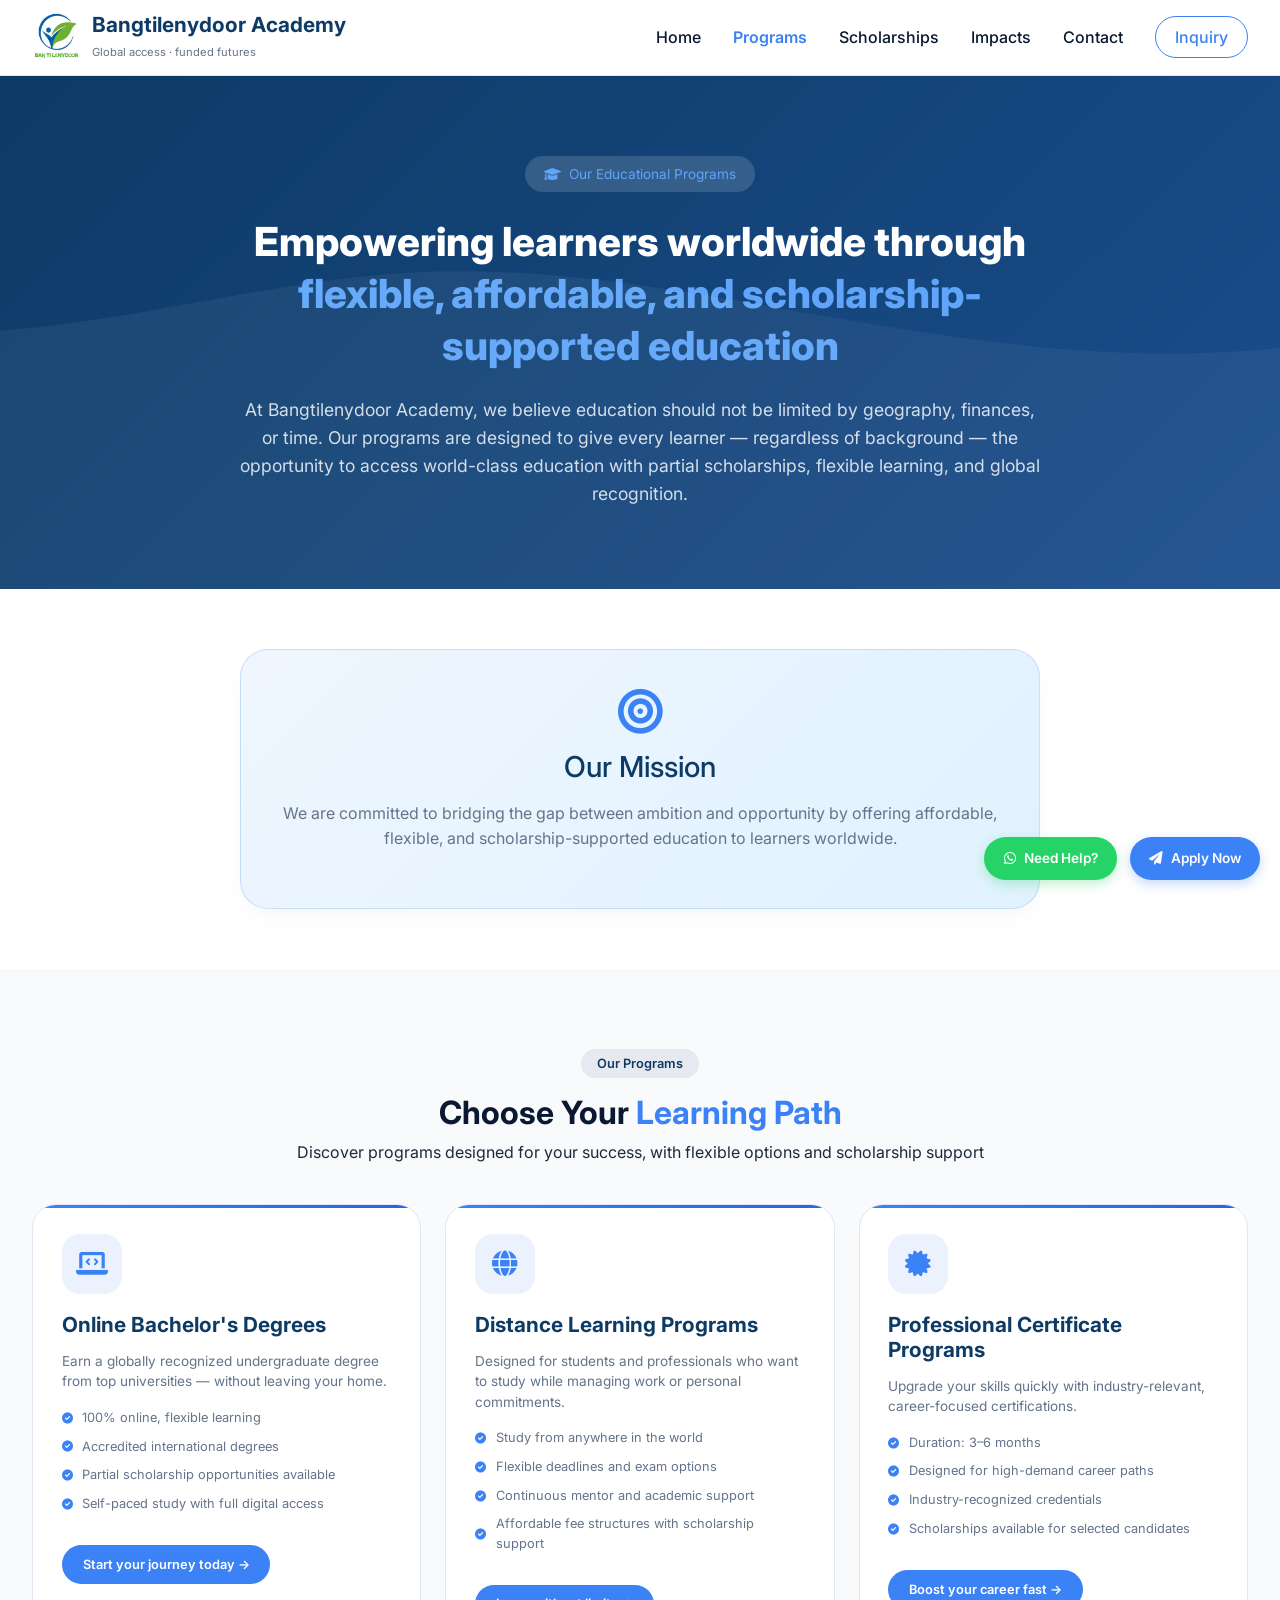
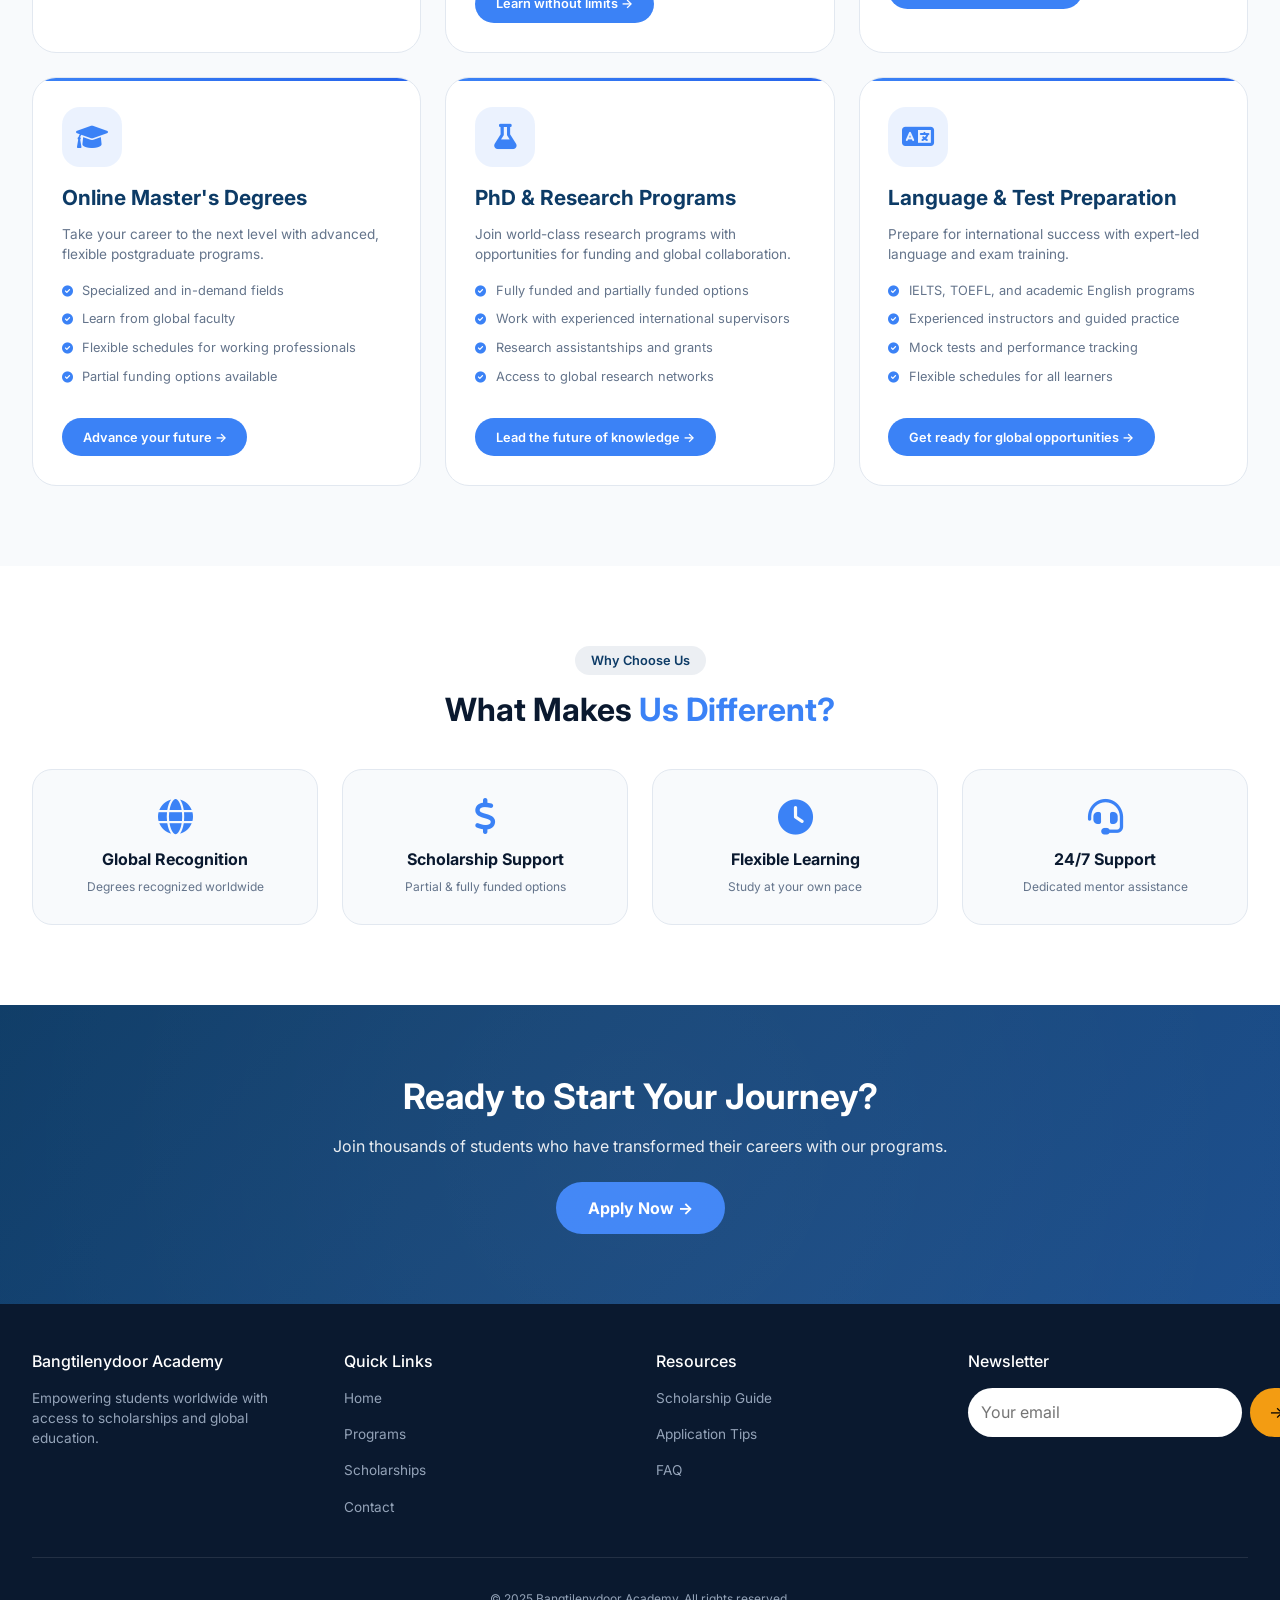
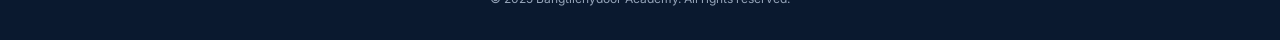
<file: programs.html>
<!DOCTYPE html>
<html lang="en">
<head>
  <meta charset="UTF-8">
  <meta name="viewport" content="width=device-width, initial-scale=1.0">
  <title>Programs | Bangtilenydoor Academy - Online & Distance Learning</title>
  <meta name="description" content="Explore online degrees, distance learning programs, and flexible education options at Bangtilenydoor Academy.">

  <!-- Favicon -->
  <link rel="icon" type="image/x-icon" href="favicon_io/logo.ico">
  <link rel="icon" type="image/png" sizes="32x32" href="favicon_io/favicon-32x32.png">
  <link rel="icon" type="image/png" sizes="16x16" href="favicon_io/favicon-16x16.png">
  <link rel="apple-touch-icon" sizes="180x180" href="favicon_io/apple-touch-icon.png">
  <link rel="manifest" href="favicon_io/site.webmanifest">
  
  <!-- Bootstrap CSS -->
  <link href="https://cdn.jsdelivr.net/npm/bootstrap@5.3.0/dist/css/bootstrap.min.css" rel="stylesheet">
  <!-- Font Awesome -->
  <link rel="stylesheet" href="https://cdnjs.cloudflare.com/ajax/libs/font-awesome/6.0.0-beta3/css/all.min.css">
  <!-- Google Fonts -->
  <link href="https://fonts.googleapis.com/css2?family=Inter:opsz,wght@14..32,300;14..32,400;14..32,600;14..32,700;14..32,800&display=swap" rel="stylesheet">
  <!-- Custom CSS -->
  <link rel="stylesheet" href="css/style.css">
</head>
<body>

<!-- Sticky CTA + WhatsApp -->
<div class="sticky-cta">
  <a href="https://wa.me/+256768864425" class="whatsapp-btn" target="_blank">
    <i class="fab fa-whatsapp"></i> Need Help?
  </a>
  <a href="inquiry.html" class="sticky-inquiry">
    <i class="fas fa-paper-plane"></i> Apply Now
  </a>
</div>

<header class="header">
  <div class="nav-container">
    <div class="logo">
      <a href="index.html">
        <div class="logo-wrapper">
          <img src="assets/logo.png" alt="Bangtilenydoor Academy Logo" class="logo-img" onerror="this.onerror=null; this.style.display='none'; this.nextElementSibling.style.display='flex';">
          <div class="logo-icon-fallback" style="display: none;">
            <i class="fas fa-graduation-cap"></i>
          </div>
          <div class="logo-text">
            <h1>Bangtilenydoor Academy</h1>
            <span>Global access · funded futures</span>
          </div>
        </div>
      </a>
    </div>
    <div class="mobile-toggle" id="mobileToggle">
      <i class="fas fa-bars"></i>
    </div>
    <div class="nav-links" id="navLinks">
      <a href="index.html">Home</a>
      <a href="programs.html" class="active">Programs</a>
      <a href="scholarships.html">Scholarships</a>
      <a href="impacts.html">Impacts</a>
      <a href="contact.html">Contact</a>
      <a href="inquiry.html" class="btn-outline-nav">Inquiry</a>
    </div>
  </div>
</header>

<main>
  <!-- Hero Section -->
  <section class="programs-hero">
    <div class="container">
      <div class="row justify-content-center text-center">
        <div class="col-lg-8">
          <div class="hero-badge">
            <i class="fas fa-graduation-cap me-2"></i>Our Educational Programs
          </div>
          <h1 class="hero-title">Empowering learners worldwide through <span class="highlight-accent">flexible, affordable, and scholarship-supported education</span></h1>
          <p class="hero-description">At Bangtilenydoor Academy, we believe education should not be limited by geography, finances, or time. Our programs are designed to give every learner — regardless of background — the opportunity to access world-class education with partial scholarships, flexible learning, and global recognition.</p>
        </div>
      </div>
    </div>
  </section>

  <!-- Mission Statement -->
  <section class="mission-section">
    <div class="container">
      <div class="mission-card">
        <i class="fas fa-bullseye"></i>
        <h2>Our Mission</h2>
        <p>We are committed to bridging the gap between ambition and opportunity by offering affordable, flexible, and scholarship-supported education to learners worldwide.</p>
      </div>
    </div>
  </section>

  <!-- Programs Grid Section -->
  <section class="programs-section">
    <div class="container">
      <div class="section-header">
        <span class="section-badge">Our Programs</span>
        <h2>Choose Your <span class="highlight">Learning Path</span></h2>
        <p>Discover programs designed for your success, with flexible options and scholarship support</p>
      </div>
      
      <div class="row g-4">
        <!-- Program 1: Online Bachelor's Degrees -->
        <div class="col-lg-4 col-md-6">
          <div class="program-card">
            <div class="program-icon">
              <i class="fas fa-laptop-code"></i>
            </div>
            <h3>Online Bachelor's Degrees</h3>
            <p>Earn a globally recognized undergraduate degree from top universities — without leaving your home.</p>
            <ul class="program-features">
              <li><i class="fas fa-check-circle"></i> 100% online, flexible learning</li>
              <li><i class="fas fa-check-circle"></i> Accredited international degrees</li>
              <li><i class="fas fa-check-circle"></i> Partial scholarship opportunities available</li>
              <li><i class="fas fa-check-circle"></i> Self-paced study with full digital access</li>
            </ul>
            <a href="inquiry.html" class="btn-program">Start your journey today →</a>
          </div>
        </div>

        <!-- Program 2: Distance Learning Programs -->
        <div class="col-lg-4 col-md-6">
          <div class="program-card">
            <div class="program-icon">
              <i class="fas fa-globe"></i>
            </div>
            <h3>Distance Learning Programs</h3>
            <p>Designed for students and professionals who want to study while managing work or personal commitments.</p>
            <ul class="program-features">
              <li><i class="fas fa-check-circle"></i> Study from anywhere in the world</li>
              <li><i class="fas fa-check-circle"></i> Flexible deadlines and exam options</li>
              <li><i class="fas fa-check-circle"></i> Continuous mentor and academic support</li>
              <li><i class="fas fa-check-circle"></i> Affordable fee structures with scholarship support</li>
            </ul>
            <a href="inquiry.html" class="btn-program">Learn without limits →</a>
          </div>
        </div>

        <!-- Program 3: Professional Certificate Programs -->
        <div class="col-lg-4 col-md-6">
          <div class="program-card">
            <div class="program-icon">
              <i class="fas fa-certificate"></i>
            </div>
            <h3>Professional Certificate Programs</h3>
            <p>Upgrade your skills quickly with industry-relevant, career-focused certifications.</p>
            <ul class="program-features">
              <li><i class="fas fa-check-circle"></i> Duration: 3–6 months</li>
              <li><i class="fas fa-check-circle"></i> Designed for high-demand career paths</li>
              <li><i class="fas fa-check-circle"></i> Industry-recognized credentials</li>
              <li><i class="fas fa-check-circle"></i> Scholarships available for selected candidates</li>
            </ul>
            <a href="inquiry.html" class="btn-program">Boost your career fast →</a>
          </div>
        </div>

        <!-- Program 4: Online Master's Degrees -->
        <div class="col-lg-4 col-md-6">
          <div class="program-card">
            <div class="program-icon">
              <i class="fas fa-graduation-cap"></i>
            </div>
            <h3>Online Master's Degrees</h3>
            <p>Take your career to the next level with advanced, flexible postgraduate programs.</p>
            <ul class="program-features">
              <li><i class="fas fa-check-circle"></i> Specialized and in-demand fields</li>
              <li><i class="fas fa-check-circle"></i> Learn from global faculty</li>
              <li><i class="fas fa-check-circle"></i> Flexible schedules for working professionals</li>
              <li><i class="fas fa-check-circle"></i> Partial funding options available</li>
            </ul>
            <a href="inquiry.html" class="btn-program">Advance your future →</a>
          </div>
        </div>

        <!-- Program 5: PhD & Research Programs -->
        <div class="col-lg-4 col-md-6">
          <div class="program-card">
            <div class="program-icon">
              <i class="fas fa-flask"></i>
            </div>
            <h3>PhD & Research Programs</h3>
            <p>Join world-class research programs with opportunities for funding and global collaboration.</p>
            <ul class="program-features">
              <li><i class="fas fa-check-circle"></i> Fully funded and partially funded options</li>
              <li><i class="fas fa-check-circle"></i> Work with experienced international supervisors</li>
              <li><i class="fas fa-check-circle"></i> Research assistantships and grants</li>
              <li><i class="fas fa-check-circle"></i> Access to global research networks</li>
            </ul>
            <a href="inquiry.html" class="btn-program">Lead the future of knowledge →</a>
          </div>
        </div>

        <!-- Program 6: Language & Test Preparation -->
        <div class="col-lg-4 col-md-6">
          <div class="program-card">
            <div class="program-icon">
              <i class="fas fa-language"></i>
            </div>
            <h3>Language & Test Preparation</h3>
            <p>Prepare for international success with expert-led language and exam training.</p>
            <ul class="program-features">
              <li><i class="fas fa-check-circle"></i> IELTS, TOEFL, and academic English programs</li>
              <li><i class="fas fa-check-circle"></i> Experienced instructors and guided practice</li>
              <li><i class="fas fa-check-circle"></i> Mock tests and performance tracking</li>
              <li><i class="fas fa-check-circle"></i> Flexible schedules for all learners</li>
            </ul>
            <a href="inquiry.html" class="btn-program">Get ready for global opportunities →</a>
          </div>
        </div>
      </div>
    </div>
  </section>

  <!-- Why Choose Us Section -->
  <section class="why-choose-section">
    <div class="container">
      <div class="section-header">
        <span class="section-badge">Why Choose Us</span>
        <h2>What Makes <span class="highlight">Us Different?</span></h2>
      </div>
      <div class="row g-4">
        <div class="col-md-3 col-6">
          <div class="choose-card">
            <i class="fas fa-globe"></i>
            <h4>Global Recognition</h4>
            <p>Degrees recognized worldwide</p>
          </div>
        </div>
        <div class="col-md-3 col-6">
          <div class="choose-card">
            <i class="fas fa-dollar-sign"></i>
            <h4>Scholarship Support</h4>
            <p>Partial & fully funded options</p>
          </div>
        </div>
        <div class="col-md-3 col-6">
          <div class="choose-card">
            <i class="fas fa-clock"></i>
            <h4>Flexible Learning</h4>
            <p>Study at your own pace</p>
          </div>
        </div>
        <div class="col-md-3 col-6">
          <div class="choose-card">
            <i class="fas fa-headset"></i>
            <h4>24/7 Support</h4>
            <p>Dedicated mentor assistance</p>
          </div>
        </div>
      </div>
    </div>
  </section>

  <!-- CTA Section -->
  <section class="cta-section">
    <div class="container text-center">
      <h2>Ready to Start Your Journey?</h2>
      <p>Join thousands of students who have transformed their careers with our programs.</p>
      <a href="inquiry.html" class="btn-cta">Apply Now →</a>
    </div>
  </section>
</main>

<!-- Footer -->
<footer class="footer">
  <div class="container">
    <div class="footer-grid">
      <div>
        <h4>Bangtilenydoor Academy</h4>
        <p style="margin-top: 1rem;">Empowering students worldwide with access to scholarships and global education.</p>
      </div>
      <div>
        <h4>Quick Links</h4>
        <div class="footer-links">
          <a href="index.html">Home</a>
          <a href="programs.html">Programs</a>
          <a href="scholarships.html">Scholarships</a>
          <a href="contact.html">Contact</a>
        </div>
      </div>
      <div>
        <h4>Resources</h4>
        <div class="footer-links">
          <a href="#">Scholarship Guide</a>
          <a href="#">Application Tips</a>
          <a href="#">FAQ</a>
        </div>
      </div>
      <div>
        <h4>Newsletter</h4>
        <form id="newsletterForm" name="newsletter" method="POST" data-netlify="true" netlify-honeypot="bot-field" style="display: flex; gap: 0.5rem; margin-top: 1rem;">
          <input type="hidden" name="form-name" value="newsletter">
          <input type="email" name="email" id="newsEmail" placeholder="Your email" style="padding: 0.8rem; border-radius: 30px; border: none; flex: 1;" required>
          <button type="submit" style="background: #f39c12; border: none; padding: 0.8rem 1.2rem; border-radius: 30px;">→</button>
        </form>
        <div id="newsMsg" style="margin-top: 0.5rem;"></div>
      </div>
    </div>
    <div class="copyright">© 2025 Bangtilenydoor Academy. All rights reserved.</div>
  </div>
</footer>

<!-- Scripts -->
<script src="https://cdn.jsdelivr.net/npm/bootstrap@5.3.0/dist/js/bootstrap.bundle.min.js"></script>
<script src="js/main.js"></script>

<!-- Mobile menu toggle script - ensures it works -->
<script>
  document.addEventListener('DOMContentLoaded', function() {
    const mobileToggle = document.getElementById('mobileToggle');
    const navLinks = document.getElementById('navLinks');

    if (mobileToggle && navLinks) {
      mobileToggle.addEventListener('click', function(e) {
        e.preventDefault();
        e.stopPropagation();
        navLinks.classList.toggle('active');
        console.log('Menu toggled'); // For debugging
      });
    }
  });
</script>

</body>
</html>
</file>
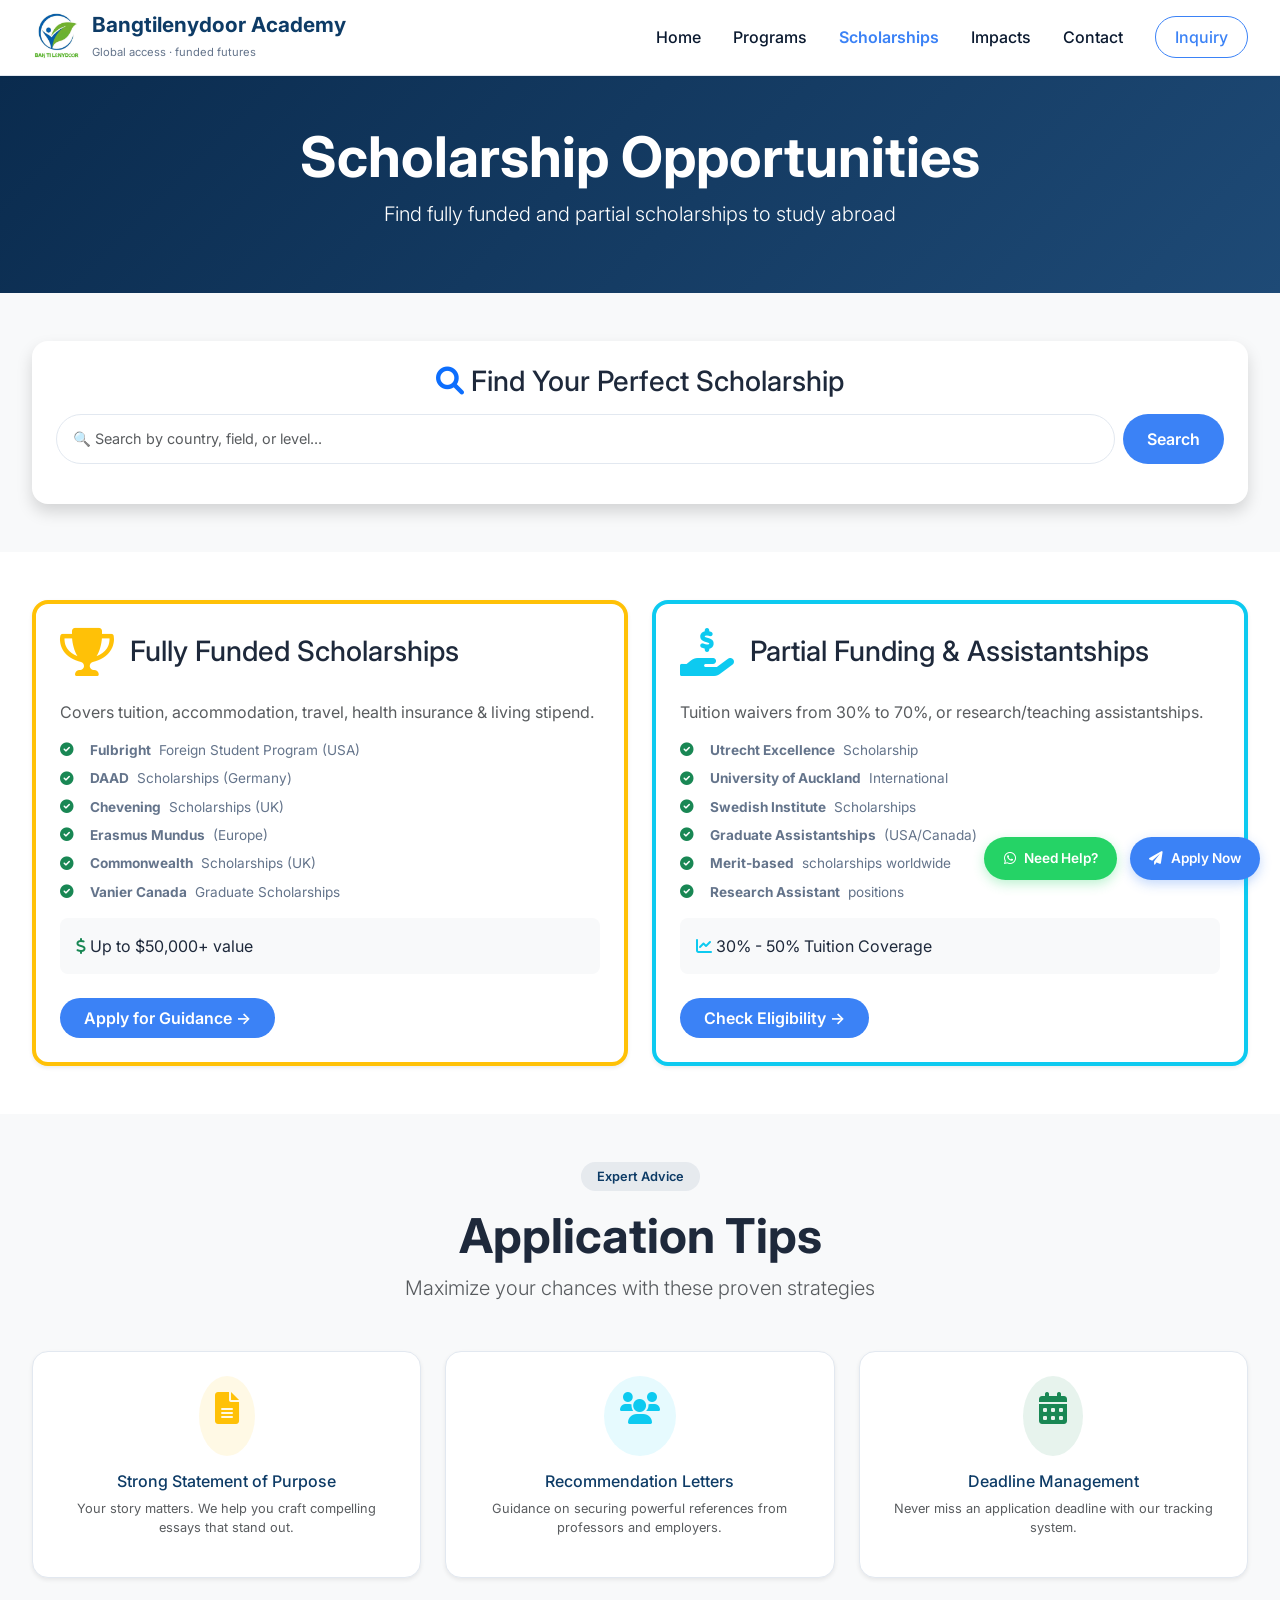
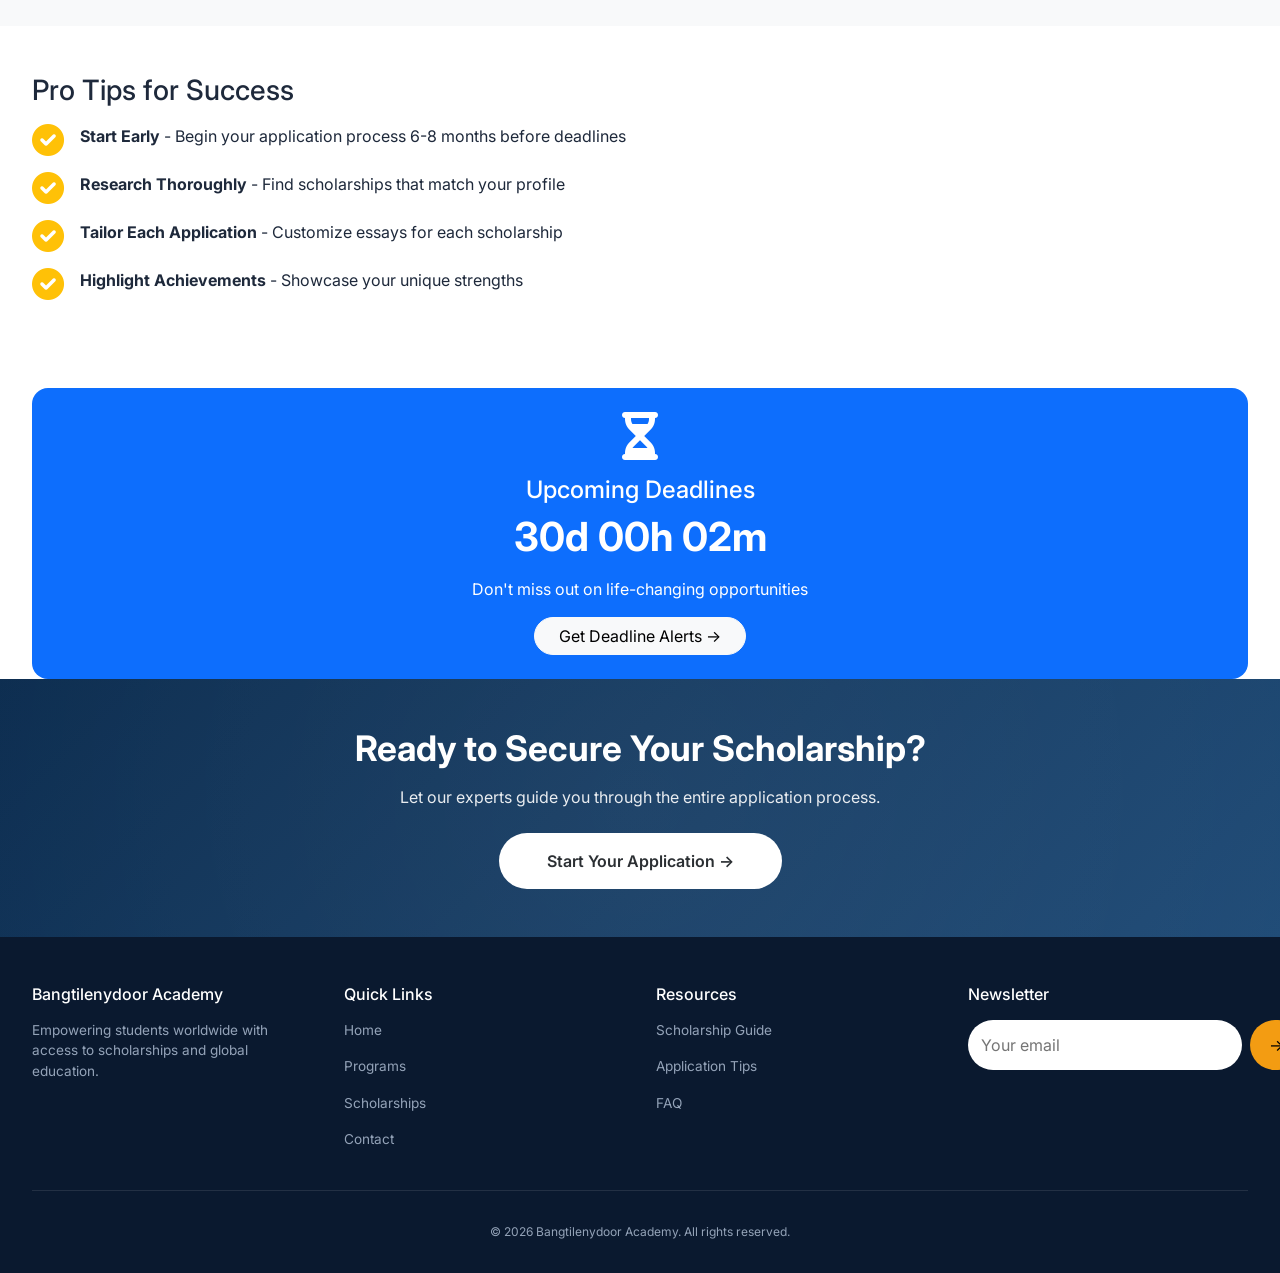
<file: scholarships.html>
<!DOCTYPE html>
<html lang="en">
<head>
  <meta charset="UTF-8">
  <meta name="viewport" content="width=device-width, initial-scale=1.0">
  <title>Scholarships | Bangtilenydoor Academy - Fully Funded Opportunities</title>
  <meta name="description" content="Discover fully funded and partial scholarships worldwide. Apply for DAAD, Fulbright, Chevening and more with Bangtilenydoor Academy.">

  <!-- ============================================
  FAVICON FOR ALL DEVICES
  ============================================ -->
  <link rel="icon" type="image/x-icon" href="favicon_io/logo.ico">
  <link rel="icon" type="image/png" sizes="32x32" href="favicon_io/favicon-32x32.png">
  <link rel="icon" type="image/png" sizes="16x16" href="favicon_io/favicon-16x16.png">
  <link rel="apple-touch-icon" sizes="180x180" href="favicon_io/apple-touch-icon.png">
  <link rel="manifest" href="favicon_io/site.webmanifest">
  
  <!-- Bootstrap CSS -->
  <link href="https://cdn.jsdelivr.net/npm/bootstrap@5.3.0/dist/css/bootstrap.min.css" rel="stylesheet">
  <!-- Font Awesome -->
  <link rel="stylesheet" href="https://cdnjs.cloudflare.com/ajax/libs/font-awesome/6.0.0-beta3/css/all.min.css">
  <!-- Google Fonts -->
  <link href="https://fonts.googleapis.com/css2?family=Inter:opsz,wght@14..32,300;14..32,400;14..32,600;14..32,700;14..32,800&display=swap" rel="stylesheet">
  <!-- Custom CSS -->
  <link rel="stylesheet" href="css/style.css">
</head>
<body>

<!-- Sticky CTA + WhatsApp -->
<div class="sticky-cta">
  <a href="https://wa.me/+256768864425" class="whatsapp-btn" target="_blank">
    <i class="fab fa-whatsapp"></i> Need Help?
  </a>
  <a href="inquiry.html" class="sticky-inquiry">
    <i class="fas fa-paper-plane"></i> Apply Now
  </a>
</div>

<header class="header">
  <div class="nav-container">
    <div class="logo">
      <a href="index.html">
        <div class="logo-wrapper">
          <img src="assets/logo.png" alt="Bangtilenydoor Academy Logo" class="logo-img" onerror="this.onerror=null; this.style.display='none'; this.nextElementSibling.style.display='flex';">
          <div class="logo-icon-fallback" style="display: none;">
            <i class="fas fa-graduation-cap"></i>
          </div>
          <div class="logo-text">
            <h1>Bangtilenydoor Academy</h1>
            <span>Global access · funded futures</span>
          </div>
        </div>
      </a>
    </div>
    <div class="mobile-toggle" id="mobileToggle">
      <i class="fas fa-bars"></i>
    </div>
    <div class="nav-links" id="navLinks">
      <a href="index.html">Home</a>
      <a href="programs.html">Programs</a>
      <a href="scholarships.html" class="active">Scholarships</a>
      <a href="impacts.html">Impacts</a>
      <a href="contact.html">Contact</a>
      <a href="inquiry.html" class="btn-outline-nav">Inquiry</a>
    </div>
  </div>
</header>

<main>
  <!-- Page Header -->
  <section class="page-header py-5" style="background: linear-gradient(135deg, #0a2b4e, #1e4a76); color: white;">
    <div class="container text-center">
      <h1 class="display-4 fw-bold">Scholarship Opportunities</h1>
      <p class="lead">Find fully funded and partial scholarships to study abroad</p>
    </div>
  </section>

  <!-- Search Section -->
  <section class="search-section-large py-5 bg-light">
    <div class="container">
      <div class="search-card bg-white p-4 rounded-4 shadow text-center">
        <h3 class="mb-3"><i class="fas fa-search text-primary"></i> Find Your Perfect Scholarship</h3>
        <div class="search-box d-flex gap-2 max-width-600 mx-auto">
          <input type="text" id="scholarshipSearchPage" class="form-control form-control-lg rounded-pill" placeholder="🔍 Search by country, field, or level...">
          <button id="searchScholarshipPageBtn" class="btn-primary rounded-pill px-4">Search</button>
        </div>
        <div id="searchResultPageMsg" class="mt-3"></div>
      </div>
    </div>
  </section>

  <!-- Scholarship Categories -->
  <section class="scholarships-section py-5">
    <div class="container">
      <div class="row g-4">
        <!-- Fully Funded Scholarships -->
        <div class="col-lg-6">
          <div class="scholarship-card bg-white p-4 rounded-4 shadow-sm h-100 border-top border-warning border-4">
            <div class="d-flex align-items-center gap-3 mb-4">
              <i class="fas fa-trophy fa-3x text-warning"></i>
              <h3 class="h3 mb-0">Fully Funded Scholarships</h3>
            </div>
            <p class="text-muted mb-3">Covers tuition, accommodation, travel, health insurance & living stipend.</p>
            <ul class="scholarship-list list-unstyled">
              <li class="mb-2"><i class="fas fa-check-circle text-success me-2"></i> <strong>Fulbright</strong> Foreign Student Program (USA)</li>
              <li class="mb-2"><i class="fas fa-check-circle text-success me-2"></i> <strong>DAAD</strong> Scholarships (Germany)</li>
              <li class="mb-2"><i class="fas fa-check-circle text-success me-2"></i> <strong>Chevening</strong> Scholarships (UK)</li>
              <li class="mb-2"><i class="fas fa-check-circle text-success me-2"></i> <strong>Erasmus Mundus</strong> (Europe)</li>
              <li class="mb-2"><i class="fas fa-check-circle text-success me-2"></i> <strong>Commonwealth</strong> Scholarships (UK)</li>
              <li class="mb-2"><i class="fas fa-check-circle text-success me-2"></i> <strong>Vanier Canada</strong> Graduate Scholarships</li>
            </ul>
            <div class="scholarship-value mt-3 p-3 bg-light rounded-3">
              <i class="fas fa-dollar-sign text-success"></i> Up to $50,000+ value
            </div>
            <a href="inquiry.html" class="btn-primary d-inline-block mt-4 rounded-pill px-4 py-2 text-center">Apply for Guidance →</a>
          </div>
        </div>

        <!-- Partial Funding & Assistantships -->
        <div class="col-lg-6">
          <div class="scholarship-card bg-white p-4 rounded-4 shadow-sm h-100 border-top border-info border-4">
            <div class="d-flex align-items-center gap-3 mb-4">
              <i class="fas fa-hand-holding-usd fa-3x text-info"></i>
              <h2 class="h3 mb-0">Partial Funding & Assistantships</h2>
            </div>
            <p class="text-muted mb-3">Tuition waivers from 30% to 70%, or research/teaching assistantships.</p>
            <ul class="scholarship-list list-unstyled">
              <li class="mb-2"><i class="fas fa-check-circle text-success me-2"></i> <strong>Utrecht Excellence</strong> Scholarship</li>
              <li class="mb-2"><i class="fas fa-check-circle text-success me-2"></i> <strong>University of Auckland</strong> International</li>
              <li class="mb-2"><i class="fas fa-check-circle text-success me-2"></i> <strong>Swedish Institute</strong> Scholarships</li>
              <li class="mb-2"><i class="fas fa-check-circle text-success me-2"></i> <strong>Graduate Assistantships</strong> (USA/Canada)</li>
              <li class="mb-2"><i class="fas fa-check-circle text-success me-2"></i> <strong>Merit-based</strong> scholarships worldwide</li>
              <li class="mb-2"><i class="fas fa-check-circle text-success me-2"></i> <strong>Research Assistant</strong> positions</li>
            </ul>
            <div class="scholarship-value mt-3 p-3 bg-light rounded-3">
              <i class="fas fa-chart-line text-info"></i> 30% - 50% Tuition Coverage
            </div>
            <a href="inquiry.html" class="btn-primary d-inline-block mt-4 rounded-pill px-4 py-2 text-center">Check Eligibility →</a>
          </div>
        </div>
      </div>
    </div>
  </section>

  <!-- Scholarship Tips Section -->
  <section class="tips-section py-5 bg-light">
    <div class="container">
      <div class="text-center mb-5">
        <span class="section-badge">Expert Advice</span>
        <h2 class="display-5 fw-bold">Application Tips</h2>
        <p class="lead text-muted">Maximize your chances with these proven strategies</p>
      </div>
      <div class="row g-4">
        <div class="col-md-4">
          <div class="tip-card text-center bg-white p-4 rounded-4 shadow-sm h-100">
            <div class="tip-icon bg-warning bg-opacity-10 rounded-circle d-inline-flex p-3 mb-3">
              <i class="fas fa-file-alt fa-3x text-warning"></i>
            </div>
            <h4>Strong Statement of Purpose</h4>
            <p class="text-muted">Your story matters. We help you craft compelling essays that stand out.</p>
          </div>
        </div>
        <div class="col-md-4">
          <div class="tip-card text-center bg-white p-4 rounded-4 shadow-sm h-100">
            <div class="tip-icon bg-info bg-opacity-10 rounded-circle d-inline-flex p-3 mb-3">
              <i class="fas fa-users fa-3x text-info"></i>
            </div>
            <h4>Recommendation Letters</h4>
            <p class="text-muted">Guidance on securing powerful references from professors and employers.</p>
          </div>
        </div>
        <div class="col-md-4">
          <div class="tip-card text-center bg-white p-4 rounded-4 shadow-sm h-100">
            <div class="tip-icon bg-success bg-opacity-10 rounded-circle d-inline-flex p-3 mb-3">
              <i class="fas fa-calendar-alt fa-3x text-success"></i>
            </div>
            <h4>Deadline Management</h4>
            <p class="text-muted">Never miss an application deadline with our tracking system.</p>
          </div>
        </div>
      </div>
    </div>
  </section>

  <!-- Additional Tips Section -->
  <section class="extra-tips py-5">
    <div class="container">
      <div class="row align-items-center g-4">
        <div class="col-lg-6">
          <div class="tips-content">
            <h3 class="mb-3">Pro Tips for Success</h3>
            <ul class="list-unstyled">
              <li class="mb-3 d-flex gap-3"><i class="fas fa-check-circle text-warning fa-2x"></i> <span><strong>Start Early</strong> - Begin your application process 6-8 months before deadlines</span></li>
              <li class="mb-3 d-flex gap-3"><i class="fas fa-check-circle text-warning fa-2x"></i> <span><strong>Research Thoroughly</strong> - Find scholarships that match your profile</span></li>
              <li class="mb-3 d-flex gap-3"><i class="fas fa-check-circle text-warning fa-2x"></i> <span><strong>Tailor Each Application</strong> - Customize essays for each scholarship</span></li>
              <li class="mb-3 d-flex gap-3"><i class="fas fa-check-circle text-warning fa-2x"></i> <span><strong>Highlight Achievements</strong> - Showcase your unique strengths</span></li>
            </ul>
          </div>
        </div>
      </div>
    </div>
  </section>

  <!-- Deadline Timer Section -->
  <div class="container mt-4">
    <div class="deadline-box bg-primary text-white p-4 rounded-4 text-center">
      <i class="fas fa-hourglass-half fa-3x mb-3"></i>
      <h4>Upcoming Deadlines</h4>
      <div class="deadline-timer display-6 fw-bold mb-3">
        <span id="scholarshipDays">00</span>d 
        <span id="scholarshipHours">00</span>h 
        <span id="scholarshipMinutes">00</span>m
      </div>
      <p>Don't miss out on life-changing opportunities</p>
      <a href="inquiry.html" class="btn btn-light rounded-pill px-4">Get Deadline Alerts →</a>
    </div>
  </div>

  <!-- CTA Section -->
  <section class="cta-section py-5" style="background: linear-gradient(135deg, #0a2b4e, #1e4a76); color: white;">
    <div class="container text-center">
      <h2 class="mb-3">Ready to Secure Your Scholarship?</h2>
      <p class="mb-4">Let our experts guide you through the entire application process.</p>
      <a href="inquiry.html" class="btn-primary bg-white text-dark rounded-pill px-5 py-3">Start Your Application →</a>
    </div>
  </section>
</main>

<!-- Footer -->
<footer class="footer">
  <div class="container">
    <div class="footer-grid">
      <div>
        <h4>Bangtilenydoor Academy</h4>
        <p style="margin-top: 1rem;">Empowering students worldwide with access to scholarships and global education.</p>
      </div>
      <div>
        <h4>Quick Links</h4>
        <div class="footer-links">
          <a href="index.html">Home</a>
          <a href="programs.html">Programs</a>
          <a href="scholarships.html">Scholarships</a>
          <a href="contact.html">Contact</a>
        </div>
      </div>
      <div>
        <h4>Resources</h4>
        <div class="footer-links">
          <a href="#">Scholarship Guide</a>
          <a href="#">Application Tips</a>
          <a href="#">FAQ</a>
        </div>
      </div>
      <div>
        <h4>Newsletter</h4>
        <form name="newsletter" method="POST" data-netlify="true">
          <input type="hidden" name="form-name" value="newsletter">
          <div style="display: flex; gap: 0.5rem; margin-top: 1rem;">
            <input type="email" name="email" placeholder="Your email" style="padding: 0.8rem; border-radius: 30px; border: none; flex: 1;" required>
            <button type="submit" style="background: #f39c12; border: none; padding: 0.8rem 1.2rem; border-radius: 30px;">→</button>
          </div>
        </form>
      </div>
    </div>
    <div class="copyright">© 2026 Bangtilenydoor Academy. All rights reserved.</div>
  </div>
</footer>

<script src="https://cdn.jsdelivr.net/npm/bootstrap@5.3.0/dist/js/bootstrap.bundle.min.js"></script>
<script src="js/main.js"></script>
<script>
  // ============================================
  // MOBILE MENU TOGGLE - WITH CLOSE ON LINK CLICK
  // ============================================
  const mobileToggle = document.getElementById('mobileToggle');
  const navLinks = document.getElementById('navLinks');

  if (mobileToggle && navLinks) {
    // Toggle menu when hamburger icon is clicked
    mobileToggle.addEventListener('click', function() {
      navLinks.classList.toggle('active');
    });
    
    // Close menu when any navigation link is clicked
    const navLinksItems = navLinks.querySelectorAll('a');
    navLinksItems.forEach(function(link) {
      link.addEventListener('click', function() {
        navLinks.classList.remove('active');
      });
    });
  }

  // ============================================
  // SEARCH FUNCTIONALITY
  // ============================================
  const searchBtn = document.getElementById('searchScholarshipPageBtn');
  const searchInput = document.getElementById('scholarshipSearchPage');
  const searchMsg = document.getElementById('searchResultPageMsg');

  const scholarships = [
    "Fulbright Foreign Student Program (USA)",
    "DAAD Scholarships (Germany)",
    "Chevening Scholarships (UK)",
    "Erasmus Mundus (Europe)",
    "Commonwealth Scholarships (UK)",
    "Vanier Canada Graduate Scholarships",
    "Utrecht Excellence Scholarship",
    "University of Auckland International",
    "Swedish Institute Scholarships"
  ];

  if (searchBtn) {
    searchBtn.addEventListener('click', () => {
      const query = searchInput.value.toLowerCase().trim();
      if (!query) {
        searchMsg.innerHTML = '<span class="text-warning">✨ Type a keyword like "Germany", "UK", "USA"</span>';
        return;
      }
      
      const results = scholarships.filter(s => s.toLowerCase().includes(query));
      if (results.length > 0) {
        searchMsg.innerHTML = `<span class="text-success">🔍 Found ${results.length} scholarship(s): ${results.slice(0,3).join(', ')}. <a href="inquiry.html" class="text-primary">Apply for guidance →</a></span>`;
      } else {
        searchMsg.innerHTML = '<span class="text-danger">No matching scholarships found. Contact our advisors for custom matches!</span>';
      }
    });
  }

  // ============================================
  // SCHOLARSHIP DEADLINE TIMER
  // ============================================
  function updateScholarshipTimer() {
    const deadline = new Date();
    deadline.setDate(deadline.getDate() + 30);
    deadline.setHours(23, 59, 59);
    const now = new Date();
    const diff = deadline - now;
    const days = Math.floor(diff / (1000 * 60 * 60 * 24));
    const hours = Math.floor((diff % (86400000)) / (3600000));
    const minutes = Math.floor((diff % 3600000) / 60000);
    
    const daysElem = document.getElementById('scholarshipDays');
    const hoursElem = document.getElementById('scholarshipHours');
    const minutesElem = document.getElementById('scholarshipMinutes');
    
    if (daysElem) daysElem.textContent = String(days).padStart(2, '0');
    if (hoursElem) hoursElem.textContent = String(hours).padStart(2, '0');
    if (minutesElem) minutesElem.textContent = String(minutes).padStart(2, '0');
  }
  
  setInterval(updateScholarshipTimer, 60000);
  updateScholarshipTimer();
</script>
</body>
</html>
</file>
<file: css/style.css>
/* ============================================
   BANGTILENYDOOR ACADEMY - COMPLETELY STATIC CSS
   Deep Blue Theme - NO Hover Effects, NO Transitions, NO Movement
   Includes: Index, Programs, Scholarships, Impacts, Contact, Inquiry
   ============================================ */

* {
  margin: 0;
  padding: 0;
  box-sizing: border-box;
}

body {
  font-family: 'Inter', sans-serif;
  background: #ffffff;
  color: #1e293b;
  line-height: 1.5;
}

:root {
  --primary-dark: #0a192f;
  --primary: #0d3b66;
  --primary-light: #1a4d8c;
  --accent: #3b82f6;
  --accent-dark: #2563eb;
  --accent-light: #60a5fa;
  --blue-light: #eff6ff;
  --white: #ffffff;
  --gray-light: #f8fafc;
  --gray: #64748b;
  --border: #e2e8f0;
}

/* ========== HEADER & NAVIGATION (COMPLETELY STATIC) ========== */
.header {
  position: sticky;
  top: 0;
  background: rgba(255, 255, 255, 0.95);
  backdrop-filter: blur(10px);
  box-shadow: 0 1px 3px rgba(0, 0, 0, 0.05);
  z-index: 1000;
  border-bottom: 1px solid var(--border);
  padding: 0.8rem 2rem;
}

.nav-container {
  max-width: 1280px;
  margin: 0 auto;
  display: flex;
  justify-content: space-between;
  align-items: center;
  flex-wrap: wrap;
  position: relative;
}

.logo a {
  text-decoration: none;
}

.logo-wrapper {
  display: flex;
  align-items: center;
  gap: 12px;
}

.logo-img {
  height: 48px;
  width: auto;
  object-fit: contain;
}

.logo-icon-fallback {
  width: 48px;
  height: 48px;
  background: linear-gradient(135deg, var(--primary), var(--primary-light));
  border-radius: 12px;
  display: flex;
  align-items: center;
  justify-content: center;
}

.logo-icon-fallback i {
  font-size: 24px;
  color: white;
}

.logo-text h1 {
  font-size: 1.3rem;
  font-weight: 700;
  color: var(--primary);
  margin: 0;
  line-height: 1.2;
  text-decoration: none;
}

.logo-text span {
  font-size: 0.7rem;
  font-weight: 400;
  color: var(--gray);
}

.nav-links {
  display: flex;
  gap: 2rem;
  align-items: center;
}

.nav-links a {
  text-decoration: none;
  font-weight: 500;
  color: var(--primary-dark);
}

.nav-links a.active {
  color: var(--accent);
  font-weight: 600;
}

.btn-outline-nav {
  border: 1.5px solid var(--accent);
  padding: 0.5rem 1.2rem;
  border-radius: 40px;
  background: transparent;
  color: var(--accent) !important;
}

/* ========== MOBILE TOGGLE BUTTON ========== */
.mobile-toggle {
  display: none;
  font-size: 1.8rem;
  cursor: pointer;
  color: var(--primary);
  background: none;
  border: none;
  padding: 0.5rem;
  z-index: 1001;
}

/* ========== STICKY CTA (STATIC) ========== */
.sticky-cta {
  position: fixed;
  bottom: 20px;
  right: 20px;
  z-index: 1000;
  display: flex;
  gap: 0.8rem;
}

.whatsapp-btn {
  background: #25D366;
  color: white;
  padding: 0.7rem 1.2rem;
  border-radius: 50px;
  display: flex;
  align-items: center;
  gap: 0.5rem;
  text-decoration: none;
  font-weight: 600;
  font-size: 0.85rem;
  box-shadow: 0 4px 12px rgba(37, 211, 102, 0.3);
}

.sticky-inquiry {
  background: var(--accent);
  color: white;
  padding: 0.7rem 1.2rem;
  border-radius: 50px;
  display: flex;
  align-items: center;
  gap: 0.5rem;
  text-decoration: none;
  font-weight: 600;
  font-size: 0.85rem;
  box-shadow: 0 4px 12px rgba(59, 130, 246, 0.3);
}

/* ========== CONTAINER ========== */
.container {
  max-width: 1280px;
  margin: 0 auto;
  padding: 0 2rem;
}

/* ========== BUTTONS (STATIC) ========== */
.btn-primary {
  display: inline-block;
  background: var(--accent);
  color: white;
  padding: 0.8rem 2rem;
  border-radius: 50px;
  text-decoration: none;
  font-weight: 600;
  border: none;
  cursor: pointer;
}

/* ========== SECTION HEADER ========== */
.section-header {
  text-align: center;
  margin-bottom: 2.5rem;
}

.section-badge {
  display: inline-block;
  background: rgba(13, 59, 102, 0.08);
  color: var(--primary);
  padding: 0.3rem 1rem;
  border-radius: 50px;
  font-size: 0.8rem;
  font-weight: 600;
  margin-bottom: 1rem;
}

.section-header h2 {
  font-size: 2rem;
  font-weight: 700;
  color: var(--primary-dark);
}

.highlight {
  color: var(--accent);
}

/* ========== INDEX PAGE STYLES ========== */
/* Hero Section - Only animation allowed */
.hero-section {
  position: relative;
  min-height: 90vh;
  display: flex;
  align-items: center;
  text-align: center;
  overflow: hidden;
}

.hero-slideshow {
  position: absolute;
  top: 0;
  left: 0;
  width: 100%;
  height: 100%;
  z-index: 0;
}

.hero-slide {
  position: absolute;
  top: 0;
  left: 0;
  width: 100%;
  height: 100%;
  background-size: cover;
  background-position: center;
  opacity: 0;
  transition: opacity 1s ease-in-out;
}

.hero-slide.active {
  opacity: 1;
}

.hero-overlay {
  position: absolute;
  top: 0;
  left: 0;
  width: 100%;
  height: 100%;
  background: linear-gradient(135deg, rgba(10, 25, 47, 0.85), rgba(13, 59, 102, 0.9));
  z-index: 1;
}

.hero-section .container {
  position: relative;
  z-index: 2;
}

.hero-badge {
  display: inline-block;
  background: rgba(59, 130, 246, 0.15);
  backdrop-filter: blur(8px);
  padding: 0.4rem 1rem;
  border-radius: 50px;
  font-size: 0.8rem;
  color: var(--accent-light);
  margin-bottom: 1.5rem;
}

.hero-title {
  font-size: 3rem;
  font-weight: 800;
  color: white;
  margin-bottom: 1.5rem;
  line-height: 1.2;
}

.hero-description {
  font-size: 1.1rem;
  color: rgba(255, 255, 255, 0.9);
  max-width: 700px;
  margin: 0 auto 2rem;
}

.btn-hero {
  display: inline-block;
  background: var(--accent);
  color: white;
  padding: 0.9rem 2rem;
  border-radius: 50px;
  text-decoration: none;
  font-weight: 600;
}

/* About Section */
.about-section {
  padding: 80px 0;
  background: white;
}

.about-content h3 {
  font-size: 1.6rem;
  margin-bottom: 1rem;
  color: var(--primary);
}

.about-content p {
  color: var(--gray);
  line-height: 1.6;
  margin-bottom: 1rem;
}

.mission-text {
  font-size: 1.1rem;
  color: var(--primary) !important;
}

.about-list {
  list-style: none;
  padding: 0;
  margin: 1rem 0;
}

.about-list li {
  margin-bottom: 0.5rem;
  display: flex;
  align-items: center;
  gap: 0.5rem;
  color: var(--gray);
}

.about-list li i {
  color: var(--accent);
}

.quote-box {
  background: var(--blue-light);
  padding: 1.5rem;
  border-radius: 16px;
  border-left: 4px solid var(--accent);
  margin-top: 1.5rem;
}

.quote-box i {
  font-size: 1.5rem;
  color: var(--accent);
  margin-bottom: 0.5rem;
}

.quote-box p {
  font-style: italic;
  margin: 0;
  color: var(--primary-dark);
}

.about-image {
  position: relative;
  border-radius: 20px;
  overflow: hidden;
  box-shadow: 0 20px 30px -12px rgba(0, 0, 0, 0.1);
}

.about-image img {
  width: 100%;
  height: auto;
  display: block;
}

.image-badge {
  position: absolute;
  bottom: 20px;
  right: 20px;
  background: var(--accent);
  color: white;
  padding: 0.6rem 1rem;
  border-radius: 12px;
  text-align: center;
  font-weight: bold;
  font-size: 0.8rem;
}

/* Impact Stats - Static */
.impact-stats-section {
  padding: 60px 0;
  background: var(--gray-light);
}

.stats-grid {
  display: grid;
  grid-template-columns: repeat(auto-fit, minmax(180px, 1fr));
  gap: 1.5rem;
}

.stat-card {
  text-align: center;
  padding: 1.5rem;
  background: white;
  border-radius: 16px;
  border: 1px solid var(--border);
}

.stat-number {
  font-size: 1.8rem;
  font-weight: 800;
  color: var(--primary);
  margin-bottom: 0.3rem;
}

.stat-label {
  font-size: 0.8rem;
  color: var(--gray);
}

/* Destinations */
.destinations-section {
  padding: 60px 0;
  background: white;
}

.destinations-grid {
  display: flex;
  justify-content: center;
  gap: 1rem;
  flex-wrap: wrap;
}

.destination-item {
  display: flex;
  align-items: center;
  gap: 0.5rem;
  padding: 0.6rem 1.2rem;
  background: var(--gray-light);
  border-radius: 50px;
  font-weight: 500;
  font-size: 0.9rem;
  color: var(--primary);
}

/* Services Section - Static */
.services-section {
  padding: 80px 0;
  background: var(--gray-light);
}

.services-grid {
  display: grid;
  grid-template-columns: repeat(auto-fit, minmax(280px, 1fr));
  gap: 1.5rem;
}

.service-card {
  background: white;
  padding: 1.8rem;
  border-radius: 20px;
  text-align: center;
  border: 1px solid var(--border);
}

.service-card i {
  font-size: 2.2rem;
  color: var(--accent);
  margin-bottom: 1rem;
}

.service-card h3 {
  font-size: 1.2rem;
  margin-bottom: 0.5rem;
  color: var(--primary);
}

.service-card p {
  color: var(--gray);
  font-size: 0.85rem;
  line-height: 1.5;
}

/* Why Choose - Static */
.why-choose-section {
  padding: 80px 0;
  background: white;
}

.why-grid {
  display: grid;
  grid-template-columns: repeat(auto-fit, minmax(240px, 1fr));
  gap: 1rem;
  margin-bottom: 2rem;
}

.why-card {
  display: flex;
  align-items: center;
  gap: 0.8rem;
  padding: 1rem;
  background: var(--gray-light);
  border-radius: 12px;
  font-weight: 500;
  font-size: 0.9rem;
  color: var(--primary-dark);
}

.why-card i {
  color: var(--accent);
  font-size: 1.1rem;
}

.why-quote {
  background: linear-gradient(135deg, var(--primary), var(--primary-light));
  color: white;
  padding: 2rem;
  border-radius: 20px;
  max-width: 600px;
  margin: 0 auto;
}

.why-quote i {
  font-size: 1.8rem;
  color: var(--accent-light);
  margin-bottom: 0.5rem;
}

.why-quote p {
  font-size: 1.1rem;
  font-style: italic;
  margin: 0;
}

/* How It Works - Static */
.how-it-works {
  padding: 80px 0;
  background: var(--gray-light);
}

.steps-grid {
  display: grid;
  grid-template-columns: repeat(3, 1fr);
  gap: 1.5rem;
  margin-bottom: 2rem;
}

.step-card {
  text-align: center;
  padding: 1.8rem;
  background: white;
  border-radius: 20px;
  border: 1px solid var(--border);
}

.step-number {
  width: 45px;
  height: 45px;
  background: var(--accent);
  color: white;
  border-radius: 50%;
  display: flex;
  align-items: center;
  justify-content: center;
  font-size: 1.3rem;
  font-weight: 700;
  margin: 0 auto 1rem;
}

.step-card i {
  font-size: 1.8rem;
  color: var(--primary);
  margin-bottom: 0.8rem;
}

.step-card h3 {
  font-size: 1.1rem;
  margin-bottom: 0.5rem;
  color: var(--primary);
}

.step-card p {
  color: var(--gray);
  font-size: 0.85rem;
}

.steps-cta {
  text-align: center;
}

/* Form Section (Index Page) - Static */
.form-section {
  padding: 80px 0;
  background: white;
}

.form-card {
  background: white;
  padding: 2rem;
  border-radius: 24px;
  box-shadow: 0 20px 30px -12px rgba(0, 0, 0, 0.08);
  border: 1px solid var(--border);
}

.form-header {
  text-align: center;
  margin-bottom: 1.5rem;
}

.form-header i {
  font-size: 2rem;
  color: var(--accent);
  margin-bottom: 0.5rem;
}

.form-header h2 {
  font-size: 1.3rem;
  margin-bottom: 0.3rem;
  color: var(--primary);
}

.form-group input,
.form-group select {
  width: 100%;
  padding: 0.8rem;
  border: 1px solid var(--border);
  border-radius: 12px;
  margin-bottom: 1rem;
  font-family: inherit;
}

.form-checkbox {
  margin: 1rem 0;
  display: flex;
  align-items: center;
  gap: 0.5rem;
}

.form-checkbox label {
  font-size: 0.8rem;
  color: var(--gray);
}

.form-note {
  font-size: 0.75rem;
  color: var(--gray);
  text-align: center;
  margin: 1rem 0;
}

.btn-submit {
  width: 100%;
  background: var(--accent);
  color: white;
  padding: 0.8rem;
  border: none;
  border-radius: 50px;
  font-weight: 600;
  cursor: pointer;
}

.benefits-card {
  background: linear-gradient(135deg, var(--primary), var(--primary-light));
  color: white;
  padding: 1.8rem;
  border-radius: 24px;
  height: 100%;
}

.benefits-card h3 {
  font-size: 1.3rem;
  margin-bottom: 1rem;
}

.benefits-card ul {
  list-style: none;
  padding: 0;
}

.benefits-card li {
  margin-bottom: 0.6rem;
  display: flex;
  align-items: center;
  gap: 0.5rem;
  font-size: 0.85rem;
}

.benefits-card li i {
  color: var(--accent-light);
}

.benefits-quote {
  margin-top: 1rem;
  padding-top: 1rem;
  border-top: 1px solid rgba(255, 255, 255, 0.2);
  font-style: italic;
  font-size: 0.85rem;
}

/* Success Stories - Static */
.stories-section {
  padding: 80px 0;
  background: var(--gray-light);
}

.stories-grid {
  display: grid;
  grid-template-columns: repeat(3, 1fr);
  gap: 1.5rem;
}

.story-card {
  background: white;
  padding: 1.5rem;
  border-radius: 20px;
  border: 1px solid var(--border);
}

.story-card i {
  color: var(--accent);
  font-size: 1.3rem;
  margin-bottom: 0.8rem;
}

.story-card p {
  font-style: italic;
  margin-bottom: 1rem;
  color: var(--gray);
  font-size: 0.9rem;
}

.story-card h4 {
  margin-bottom: 0.2rem;
  font-size: 0.9rem;
  color: var(--primary);
}

.story-card span {
  font-size: 0.7rem;
  color: var(--gray);
}

/* Urgency Section - Static */
.urgency-section {
  padding: 60px 0;
  background: var(--blue-light);
  text-align: center;
}

.urgency-section i {
  font-size: 2.5rem;
  color: var(--accent);
  margin-bottom: 1rem;
}

.urgency-section h2 {
  font-size: 1.8rem;
  margin-bottom: 0.8rem;
  color: var(--primary-dark);
}

.urgency-timer {
  font-size: 1.8rem;
  font-weight: 700;
  background: white;
  display: inline-block;
  padding: 0.5rem 1.5rem;
  border-radius: 50px;
  margin: 1rem 0;
  color: var(--primary);
  box-shadow: 0 2px 8px rgba(0, 0, 0, 0.05);
}

.deadline-note {
  font-weight: 500;
  margin-bottom: 1rem;
  color: var(--gray);
}

.btn-urgent {
  display: inline-block;
  background: var(--accent);
  color: white;
  padding: 0.7rem 1.8rem;
  border-radius: 50px;
  text-decoration: none;
  font-weight: 600;
}

/* Final CTA - Static */
.final-cta {
  padding: 80px 0;
  background: linear-gradient(135deg, var(--primary), var(--primary-light));
  color: white;
  text-align: center;
}

.final-cta h2 {
  font-size: 2rem;
  margin-bottom: 0.8rem;
}

.final-cta ul {
  list-style: none;
  padding: 0;
  display: flex;
  justify-content: center;
  gap: 1.5rem;
  flex-wrap: wrap;
  margin: 1.5rem 0;
}

.final-cta ul li {
  font-size: 0.9rem;
}

.cta-buttons {
  display: flex;
  justify-content: center;
  gap: 1rem;
  flex-wrap: wrap;
}

.btn-secondary {
  display: inline-block;
  background: transparent;
  border: 2px solid white;
  color: white;
  padding: 0.7rem 1.5rem;
  border-radius: 50px;
  text-decoration: none;
  font-weight: 600;
}

/* ========== PROGRAMS PAGE STYLES (STATIC) ========== */
.programs-hero {
  background: linear-gradient(135deg, var(--primary), var(--primary-light));
  padding: 80px 0;
  text-align: center;
  color: white;
  position: relative;
  overflow: hidden;
}

.programs-hero::before {
  content: '';
  position: absolute;
  top: 0;
  left: 0;
  right: 0;
  bottom: 0;
  background: url('data:image/svg+xml,<svg xmlns="http://www.w3.org/2000/svg" viewBox="0 0 1440 320"><path fill="rgba(255,255,255,0.05)" fill-opacity="1" d="M0,96L48,112C96,128,192,160,288,160C384,160,480,128,576,122.7C672,117,768,139,864,154.7C960,171,1056,181,1152,165.3C1248,149,1344,107,1392,85.3L1440,64L1440,320L1392,320C1344,320,1248,320,1152,320C1056,320,960,320,864,320C768,320,672,320,576,320C480,320,384,320,288,320C192,320,96,320,48,320L0,320Z"></path></svg>') no-repeat bottom;
  background-size: cover;
  pointer-events: none;
}

.programs-hero .hero-badge {
  display: inline-block;
  background: rgba(255, 255, 255, 0.15);
  backdrop-filter: blur(10px);
  padding: 0.5rem 1.2rem;
  border-radius: 60px;
  font-size: 0.85rem;
  margin-bottom: 1.5rem;
}

.programs-hero .hero-title {
  font-size: 2.5rem;
  font-weight: 800;
  margin-bottom: 1.5rem;
  line-height: 1.3;
}

.programs-hero .highlight-accent {
  color: var(--accent-light);
}

.programs-hero .hero-description {
  font-size: 1.1rem;
  max-width: 800px;
  margin: 0 auto;
  opacity: 0.9;
  line-height: 1.6;
}

/* Mission Section - Static */
.mission-section {
  padding: 60px 0;
  background: white;
}

.mission-card {
  background: linear-gradient(135deg, var(--blue-light), #e0f2fe);
  border-radius: 28px;
  padding: 2.5rem;
  text-align: center;
  max-width: 800px;
  margin: 0 auto;
  border: 1px solid rgba(59, 130, 246, 0.2);
  box-shadow: 0 10px 25px -8px rgba(0, 0, 0, 0.05);
}

.mission-card i {
  font-size: 2.8rem;
  color: var(--accent);
  margin-bottom: 1rem;
}

.mission-card h2 {
  font-size: 1.8rem;
  margin-bottom: 1rem;
  color: var(--primary);
}

.mission-card p {
  font-size: 1rem;
  color: var(--gray);
  line-height: 1.6;
}

/* Programs Grid Section */
.programs-section {
  padding: 80px 0;
  background: var(--gray-light);
}

/* Program Cards - Static */
.program-card {
  background: white;
  border-radius: 24px;
  padding: 1.8rem;
  height: 100%;
  border: 1px solid var(--border);
  position: relative;
  overflow: hidden;
}

.program-card::before {
  content: '';
  position: absolute;
  top: 0;
  left: 0;
  right: 0;
  height: 3px;
  background: linear-gradient(90deg, var(--accent), var(--accent-dark));
}

.program-icon {
  width: 60px;
  height: 60px;
  background: rgba(59, 130, 246, 0.1);
  border-radius: 18px;
  display: flex;
  align-items: center;
  justify-content: center;
  margin-bottom: 1.2rem;
}

.program-icon i {
  font-size: 1.6rem;
  color: var(--accent);
}

.program-card h3 {
  font-size: 1.3rem;
  font-weight: 700;
  margin-bottom: 0.8rem;
  color: var(--primary);
}

.program-card > p {
  color: var(--gray);
  margin-bottom: 1rem;
  font-size: 0.85rem;
  line-height: 1.5;
}

.program-features {
  list-style: none;
  padding: 0;
  margin: 1rem 0;
}

.program-features li {
  margin-bottom: 0.6rem;
  font-size: 0.8rem;
  color: var(--gray);
  display: flex;
  align-items: center;
  gap: 0.6rem;
}

.program-features li i {
  color: var(--accent);
  font-size: 0.7rem;
  flex-shrink: 0;
}

.btn-program {
  display: inline-flex;
  align-items: center;
  gap: 0.5rem;
  background: var(--accent);
  color: white;
  padding: 0.6rem 1.3rem;
  border-radius: 50px;
  text-decoration: none;
  font-weight: 600;
  font-size: 0.8rem;
  margin-top: 1rem;
  border: none;
  cursor: pointer;
}

/* Why Choose Cards - Static */
.choose-card {
  text-align: center;
  padding: 1.8rem 1rem;
  background: var(--gray-light);
  border-radius: 20px;
  border: 1px solid var(--border);
  height: 100%;
}

.choose-card i {
  font-size: 2.2rem;
  color: var(--accent);
  margin-bottom: 1rem;
}

.choose-card h4 {
  font-size: 1rem;
  font-weight: 700;
  margin-bottom: 0.5rem;
  color: var(--primary-dark);
}

.choose-card p {
  font-size: 0.75rem;
  color: var(--gray);
  margin: 0;
}

/* CTA Section - Static */
.cta-section {
  background: linear-gradient(135deg, var(--primary), var(--primary-light));
  padding: 70px 0;
  text-align: center;
  color: white;
  position: relative;
  overflow: hidden;
}

.cta-section::before {
  content: '';
  position: absolute;
  top: -50%;
  left: -50%;
  width: 200%;
  height: 200%;
  background: radial-gradient(circle, rgba(255,255,255,0.05) 0%, transparent 70%);
  pointer-events: none;
}

.cta-section h2 {
  font-size: 2.2rem;
  margin-bottom: 1rem;
  font-weight: 700;
}

.cta-section p {
  font-size: 1rem;
  margin-bottom: 1.5rem;
  opacity: 0.9;
}

.btn-cta {
  display: inline-block;
  background: var(--accent);
  color: white;
  padding: 0.9rem 2rem;
  border-radius: 50px;
  text-decoration: none;
  font-weight: 700;
  border: none;
  cursor: pointer;
}

/* ========== SCHOLARSHIPS PAGE STYLES (STATIC) ========== */
.scholarship-card {
  background: white;
  border-radius: 20px;
  padding: 1.8rem;
  height: 100%;
  border: 1px solid var(--border);
}

.scholarship-list {
  list-style: none;
  padding: 0;
  margin: 1rem 0;
}

.scholarship-list li {
  margin-bottom: 0.6rem;
  display: flex;
  align-items: center;
  gap: 0.5rem;
  font-size: 0.85rem;
  color: var(--gray);
}

.scholarship-list li i {
  color: var(--accent);
}

.tip-card {
  text-align: center;
  padding: 1.5rem;
  background: white;
  border-radius: 16px;
  border: 1px solid var(--border);
  height: 100%;
}

.tip-card i {
  font-size: 2rem;
  color: var(--accent);
  margin-bottom: 1rem;
}

.tip-card h4 {
  font-size: 1rem;
  margin-bottom: 0.5rem;
  color: var(--primary);
}

.tip-card p {
  font-size: 0.8rem;
  color: var(--gray);
}

/* ========== CONTACT PAGE STYLES (STATIC) ========== */
.contact-info-card {
  background: white;
  padding: 1.8rem;
  border-radius: 20px;
  border: 1px solid var(--border);
  height: 100%;
}

.contact-detail {
  margin-bottom: 1.2rem;
  display: flex;
  align-items: flex-start;
  gap: 1rem;
}

.contact-detail i {
  width: 35px;
  color: var(--accent);
  font-size: 1.1rem;
  margin-top: 0.2rem;
}

.social-icon {
  width: 40px;
  height: 40px;
  background: var(--primary);
  border-radius: 50%;
  display: flex;
  align-items: center;
  justify-content: center;
  color: white;
  text-decoration: none;
}

/* ========== INQUIRY PAGE STYLES ========== */
.inquiry-hero {
  background: linear-gradient(135deg, var(--primary), var(--primary-light));
  padding: 80px 0;
  text-align: center;
  color: white;
  position: relative;
  overflow: hidden;
}

.inquiry-hero::before {
  content: '';
  position: absolute;
  top: 0;
  left: 0;
  right: 0;
  bottom: 0;
  background: url('data:image/svg+xml,<svg xmlns="http://www.w3.org/2000/svg" viewBox="0 0 1440 320"><path fill="rgba(255,255,255,0.05)" fill-opacity="1" d="M0,96L48,112C96,128,192,160,288,160C384,160,480,128,576,122.7C672,117,768,139,864,154.7C960,171,1056,181,1152,165.3C1248,149,1344,107,1392,85.3L1440,64L1440,320L1392,320C1344,320,1248,320,1152,320C1056,320,960,320,864,320C768,320,672,320,576,320C480,320,384,320,288,320C192,320,96,320,48,320L0,320Z"></path></svg>') no-repeat bottom;
  background-size: cover;
  pointer-events: none;
}

.floating-shape {
  position: absolute;
  border-radius: 50%;
  background: rgba(255, 255, 255, 0.03);
  pointer-events: none;
}

.floating-shape-1 {
  width: 300px;
  height: 300px;
  top: -100px;
  right: -100px;
  animation: float 20s ease-in-out infinite;
}

.floating-shape-2 {
  width: 200px;
  height: 200px;
  bottom: -50px;
  left: -50px;
  animation: float 15s ease-in-out infinite reverse;
}

@keyframes float {
  0%, 100% { transform: translate(0, 0); }
  50% { transform: translate(30px, 20px); }
}

.inquiry-hero .hero-badge {
  display: inline-block;
  background: rgba(255, 255, 255, 0.15);
  backdrop-filter: blur(10px);
  padding: 0.5rem 1.2rem;
  border-radius: 60px;
  font-size: 0.85rem;
  margin-bottom: 1.5rem;
}

.inquiry-hero .hero-title {
  font-size: 3rem;
  font-weight: 800;
  margin-bottom: 1rem;
}

.inquiry-hero .highlight-accent {
  color: var(--accent-light);
}

.inquiry-hero .hero-description {
  font-size: 1.1rem;
  opacity: 0.9;
  max-width: 700px;
  margin: 0 auto;
}

/* Inquiry Form Section */
.inquiry-section {
  padding: 80px 0;
  background: var(--gray-light);
}

/* Progress Steps - Static */
.progress-steps {
  display: flex;
  justify-content: space-between;
  margin-bottom: 2rem;
  position: relative;
  padding: 0 1rem;
}

.progress-steps::before {
  content: '';
  position: absolute;
  top: 20px;
  left: 60px;
  right: 60px;
  height: 2px;
  background: linear-gradient(90deg, var(--accent) 0%, var(--border) 100%);
  z-index: 0;
}

.step-item {
  text-align: center;
  position: relative;
  z-index: 1;
  flex: 1;
}

.step-circle {
  width: 40px;
  height: 40px;
  background: white;
  border: 2px solid var(--border);
  border-radius: 50%;
  display: flex;
  align-items: center;
  justify-content: center;
  margin: 0 auto 8px;
  font-weight: bold;
  color: var(--gray);
}

.step-circle.active {
  background: var(--accent);
  border-color: var(--accent);
  color: white;
  box-shadow: 0 0 0 4px rgba(59, 130, 246, 0.2);
}

.step-label {
  font-size: 0.7rem;
  color: var(--gray);
  font-weight: 500;
}

.step-label.active {
  color: var(--primary);
  font-weight: 600;
}

/* Form Elements */
.form-label {
  font-weight: 600;
  margin-bottom: 0.5rem;
  color: var(--primary-dark);
  font-size: 0.85rem;
}

.form-control, .form-select {
  border: 1px solid var(--border);
  border-radius: 12px;
  padding: 0.75rem 1rem;
  font-size: 0.9rem;
}

.form-control:focus, .form-select:focus {
  border-color: var(--accent);
  outline: none;
  box-shadow: 0 0 0 3px rgba(59, 130, 246, 0.1);
}

textarea.form-control {
  border-radius: 16px;
  resize: vertical;
}

.form-check {
  margin: 1rem 0;
}

.form-check-input {
  width: 18px;
  height: 18px;
  margin-top: 0.15rem;
  cursor: pointer;
  accent-color: var(--accent);
}

.form-check-label {
  font-size: 0.85rem;
  color: var(--gray);
  cursor: pointer;
}

.alert-success {
  background: #d4edda;
  color: #155724;
  padding: 0.8rem;
  border-radius: 12px;
  font-size: 0.85rem;
  border-left: 4px solid #28a745;
}

.alert-danger {
  background: #f8d7da;
  color: #721c24;
  padding: 0.8rem;
  border-radius: 12px;
  font-size: 0.85rem;
  border-left: 4px solid #dc3545;
}

/* Benefits Sidebar - Static */
.benefit-item {
  display: flex;
  align-items: center;
  gap: 1rem;
  margin-bottom: 1rem;
  padding: 0.5rem;
  border-radius: 12px;
}

.benefit-icon-small {
  width: 40px;
  height: 40px;
  background: rgba(255, 255, 255, 0.15);
  border-radius: 12px;
  display: flex;
  align-items: center;
  justify-content: center;
  flex-shrink: 0;
}

.benefit-icon-small i {
  font-size: 1.2rem;
  color: var(--accent-light);
}

.benefit-item strong {
  display: block;
  font-size: 0.9rem;
}

.benefit-item small {
  font-size: 0.7rem;
  opacity: 0.8;
}

/* Stats Card - Static */
.stats-card {
  background: white;
  padding: 1.5rem;
  border-radius: 20px;
  box-shadow: 0 5px 15px rgba(0, 0, 0, 0.05);
  margin-bottom: 1.5rem;
  border: 1px solid var(--border);
}

.stats-grid {
  display: grid;
  grid-template-columns: repeat(2, 1fr);
  gap: 1rem;
  text-align: center;
}

.stat-item .stat-number {
  font-size: 1.5rem;
  font-weight: 800;
  color: var(--primary);
}

.stat-item .stat-label {
  font-size: 0.7rem;
  color: var(--gray);
}

/* Testimonial Card - Static */
.testimonial-card {
  background: var(--blue-light);
  padding: 1.5rem;
  border-radius: 20px;
}

.testimonial-card i.fa-quote-left {
  font-size: 1.8rem;
  color: var(--accent);
  margin-bottom: 1rem;
  opacity: 0.7;
}

.testimonial-card p {
  font-style: italic;
  margin-bottom: 1.2rem;
  color: var(--primary-dark);
  font-size: 0.9rem;
  line-height: 1.5;
}

.testimonial-author {
  display: flex;
  align-items: center;
  gap: 0.8rem;
}

.author-avatar {
  width: 45px;
  height: 45px;
  background: var(--primary);
  border-radius: 50%;
  display: flex;
  align-items: center;
  justify-content: center;
  color: white;
}

.author-avatar i {
  font-size: 1.3rem;
}

.testimonial-author strong {
  display: block;
  font-size: 0.85rem;
  color: var(--primary-dark);
}

.testimonial-author small {
  font-size: 0.7rem;
  color: var(--gray);
}

.stars {
  color: var(--accent);
  font-size: 0.7rem;
  margin-top: 0.2rem;
}

/* FAQ Section - Static */
.faq-section {
  padding: 80px 0;
  background: white;
}

.faq-header {
  text-align: center;
  margin-bottom: 3rem;
}

.faq-header h2 {
  font-size: 2rem;
  font-weight: 700;
  color: var(--primary-dark);
  margin-bottom: 0.5rem;
}

.faq-header p {
  color: var(--gray);
}

.faq-grid {
  display: grid;
  grid-template-columns: repeat(2, 1fr);
  gap: 1.5rem;
}

.faq-item {
  background: var(--gray-light);
  padding: 1.5rem;
  border-radius: 20px;
  border: 1px solid var(--border);
}

.faq-item i {
  font-size: 1.8rem;
  color: var(--accent);
  margin-bottom: 0.8rem;
}

.faq-item h4 {
  font-size: 1rem;
  margin-bottom: 0.5rem;
  color: var(--primary);
}

.faq-item p {
  color: var(--gray);
  font-size: 0.85rem;
  line-height: 1.5;
  margin: 0;
}

/* ========== FOOTER (ALL PAGES) ========== */
.footer {
  background: var(--primary-dark);
  color: #94a3b8;
  padding: 3rem 0 2rem;
}

.footer-grid {
  display: grid;
  grid-template-columns: repeat(auto-fit, minmax(220px, 1fr));
  gap: 2rem;
  margin-bottom: 2rem;
}

.footer h4 {
  color: white;
  font-size: 1rem;
  margin-bottom: 1rem;
}

.footer a {
  color: #94a3b8;
  text-decoration: none;
  font-size: 0.85rem;
  display: block;
  margin-bottom: 0.5rem;
}

.footer a:hover {
  color: var(--accent);
}

.footer p {
  font-size: 0.85rem;
  line-height: 1.5;
}

.footer-links {
  display: flex;
  flex-direction: column;
  gap: 0.5rem;
}

.newsletter-form {
  display: flex;
  gap: 0.5rem;
  margin-top: 0.5rem;
}

.newsletter-form input {
  flex: 1;
  padding: 0.7rem;
  border-radius: 50px;
  border: none;
  background: rgba(255, 255, 255, 0.1);
  color: white;
}

.newsletter-form input::placeholder {
  color: #94a3b8;
}

.newsletter-form button {
  background: var(--accent);
  border: none;
  padding: 0.7rem 1.2rem;
  border-radius: 50px;
  cursor: pointer;
  font-weight: bold;
  color: white;
}

.copyright {
  text-align: center;
  padding-top: 2rem;
  border-top: 1px solid rgba(255, 255, 255, 0.1);
  font-size: 0.75rem;
}

/* ========== RESPONSIVE (ALL PAGES) ========== */
@media (max-width: 768px) {
  .mobile-toggle {
    display: block !important;
  }
  
  .nav-links {
    display: none !important;
    position: fixed !important;
    top: 70px !important;
    left: 0 !important;
    right: 0 !important;
    width: 100% !important;
    background: white !important;
    flex-direction: column !important;
    padding: 1rem !important;
    gap: 1rem !important;
    box-shadow: 0 10px 20px rgba(0, 0, 0, 0.1) !important;
    border-bottom: 2px solid var(--accent) !important;
    z-index: 9999 !important;
  }
  
  .nav-links.active {
    display: flex !important;
  }
  
  .nav-links a {
    padding: 0.75rem !important;
    text-align: center !important;
    font-size: 1rem !important;
    color: var(--primary-dark) !important;
  }
  
  .btn-outline-nav {
    display: inline-block !important;
    width: auto !important;
    margin: 0 auto !important;
  }
  
  .hero-title {
    font-size: 1.8rem;
  }
  
  .hero-description {
    font-size: 0.95rem;
    padding: 0 15px;
  }
  
  .steps-grid,
  .stories-grid,
  .services-grid,
  .programs-grid {
    grid-template-columns: 1fr;
  }
  
  .section-header h2 {
    font-size: 1.5rem;
  }
  
  .final-cta h2 {
    font-size: 1.5rem;
  }
  
  .urgency-timer {
    font-size: 1.2rem;
  }
  
  .stats-grid {
    grid-template-columns: repeat(2, 1fr);
  }
  
  .about-section,
  .programs-section,
  .services-section {
    padding: 40px 0;
  }
  
  .logo-img {
    height: 40px;
  }
  
  .footer-grid {
    grid-template-columns: 1fr;
    text-align: center;
  }
  
  .footer-links {
    align-items: center;
  }
  
  .newsletter-form {
    justify-content: center;
  }
  
  .contact-detail {
    flex-direction: column;
    align-items: center;
    text-align: center;
  }
  
  .inquiry-form-card {
    padding: 1.5rem;
  }
  
  .progress-steps {
    display: none;
  }
  
  .faq-grid {
    grid-template-columns: 1fr;
  }
  
  .programs-hero .hero-title {
    font-size: 1.6rem;
  }
  
  .programs-hero .hero-description {
    font-size: 0.9rem;
    padding: 0 20px;
  }
  
  .mission-card {
    padding: 1.5rem;
    margin: 0 15px;
  }
  
  .mission-card h2 {
    font-size: 1.4rem;
  }
  
  .program-card {
    padding: 1.5rem;
  }
  
  .program-card h3 {
    font-size: 1.1rem;
  }
  
  .cta-section h2 {
    font-size: 1.5rem;
  }
  
  .choose-card {
    padding: 1.2rem 0.8rem;
  }
  
  .inquiry-hero .hero-title {
    font-size: 1.8rem;
  }
  
  .form-card {
    padding: 1.5rem;
  }
  
  .benefit-item {
    padding: 0.3rem;
  }
}

@media (max-width: 480px) {
  .programs-hero .hero-title {
    font-size: 1.3rem;
  }
  
  .program-features li {
    font-size: 0.7rem;
  }
  
  .btn-program {
    font-size: 0.7rem;
    padding: 0.5rem 1rem;
  }
}

/* ========== FORM ALERT MESSAGES FOR NETLIFY ========== */
.alert {
  padding: 12px 16px;
  border-radius: 12px;
  margin-top: 15px;
  font-size: 0.85rem;
  font-weight: 500;
  text-align: center;
  animation: none;
  transition: none;
}

.alert-success {
  background: #d4edda;
  color: #155724;
  border-left: 4px solid #28a745;
}

.alert-danger {
  background: #f8d7da;
  color: #721c24;
  border-left: 4px solid #dc3545;
}

.alert-info {
  background: #d1ecf1;
  color: #0c5460;
  border-left: 4px solid #17a2b8;
}
/* ============================================
   STUDENT APPLICATION SYSTEM STYLES
   ============================================ */

/* Course Details Panel */
.course-details {
    background: #f0f9ff;
    border-radius: 12px;
    padding: 15px;
    margin-top: 10px;
    border-left: 4px solid #3b82f6;
    display: none;
}

.course-details.show {
    display: block;
    animation: fadeIn 0.3s ease;
}

@keyframes fadeIn {
    from {
        opacity: 0;
        transform: translateY(-10px);
    }
    to {
        opacity: 1;
        transform: translateY(0);
    }
}

/* Info Badges */
.info-badge {
    background: #e0e7ff;
    color: #1e40af;
    padding: 4px 10px;
    border-radius: 20px;
    font-size: 0.7rem;
    font-weight: 600;
    display: inline-block;
}

.price-tag {
    color: #059669;
    font-weight: 700;
    font-size: 1.1rem;
}

.duration-tag {
    color: #6b7280;
    font-size: 0.85rem;
}

/* Form Steps */
.form-step {
    transition: all 0.3s ease;
}

/* Review Card */
.review-card {
    background: #f8fafc;
    border-radius: 12px;
    padding: 20px;
}

.review-card table {
    margin-bottom: 0;
}

.review-card td {
    padding: 8px 0;
    border: none;
}

/* Info Card */
.info-card {
    background: white;
    border-radius: 16px;
    border: 1px solid #e2e8f0;
}

.info-card h4 {
    font-size: 1rem;
    margin-bottom: 0.5rem;
}

/* Modal Styles */
.modal-content {
    border-radius: 20px;
    overflow: hidden;
}

.modal-header {
    border-bottom: none;
    padding: 1.5rem;
}

.modal-body {
    padding: 2rem;
}

.modal-body h2 {
    font-size: 1.8rem;
    letter-spacing: 1px;
}

/* Button Styles for Application Form */
.btn-primary.next-step {
    background: linear-gradient(135deg, #2563eb, #1e40af);
    border: none;
    padding: 10px 24px;
}

.btn-secondary {
    background: #e2e8f0;
    color: #1e293b;
    border: none;
    padding: 10px 24px;
    margin-right: 10px;
}

.btn-secondary:hover {
    background: #cbd5e1;
    color: #1e293b;
}

/* Responsive */
@media (max-width: 768px) {
    .review-card {
        padding: 15px;
    }
    
    .review-card td {
        display: block;
        width: 100%;
        padding: 5px 0;
    }
    
    .btn-secondary {
        margin-bottom: 10px;
        display: inline-block;
    }
}
</file>
